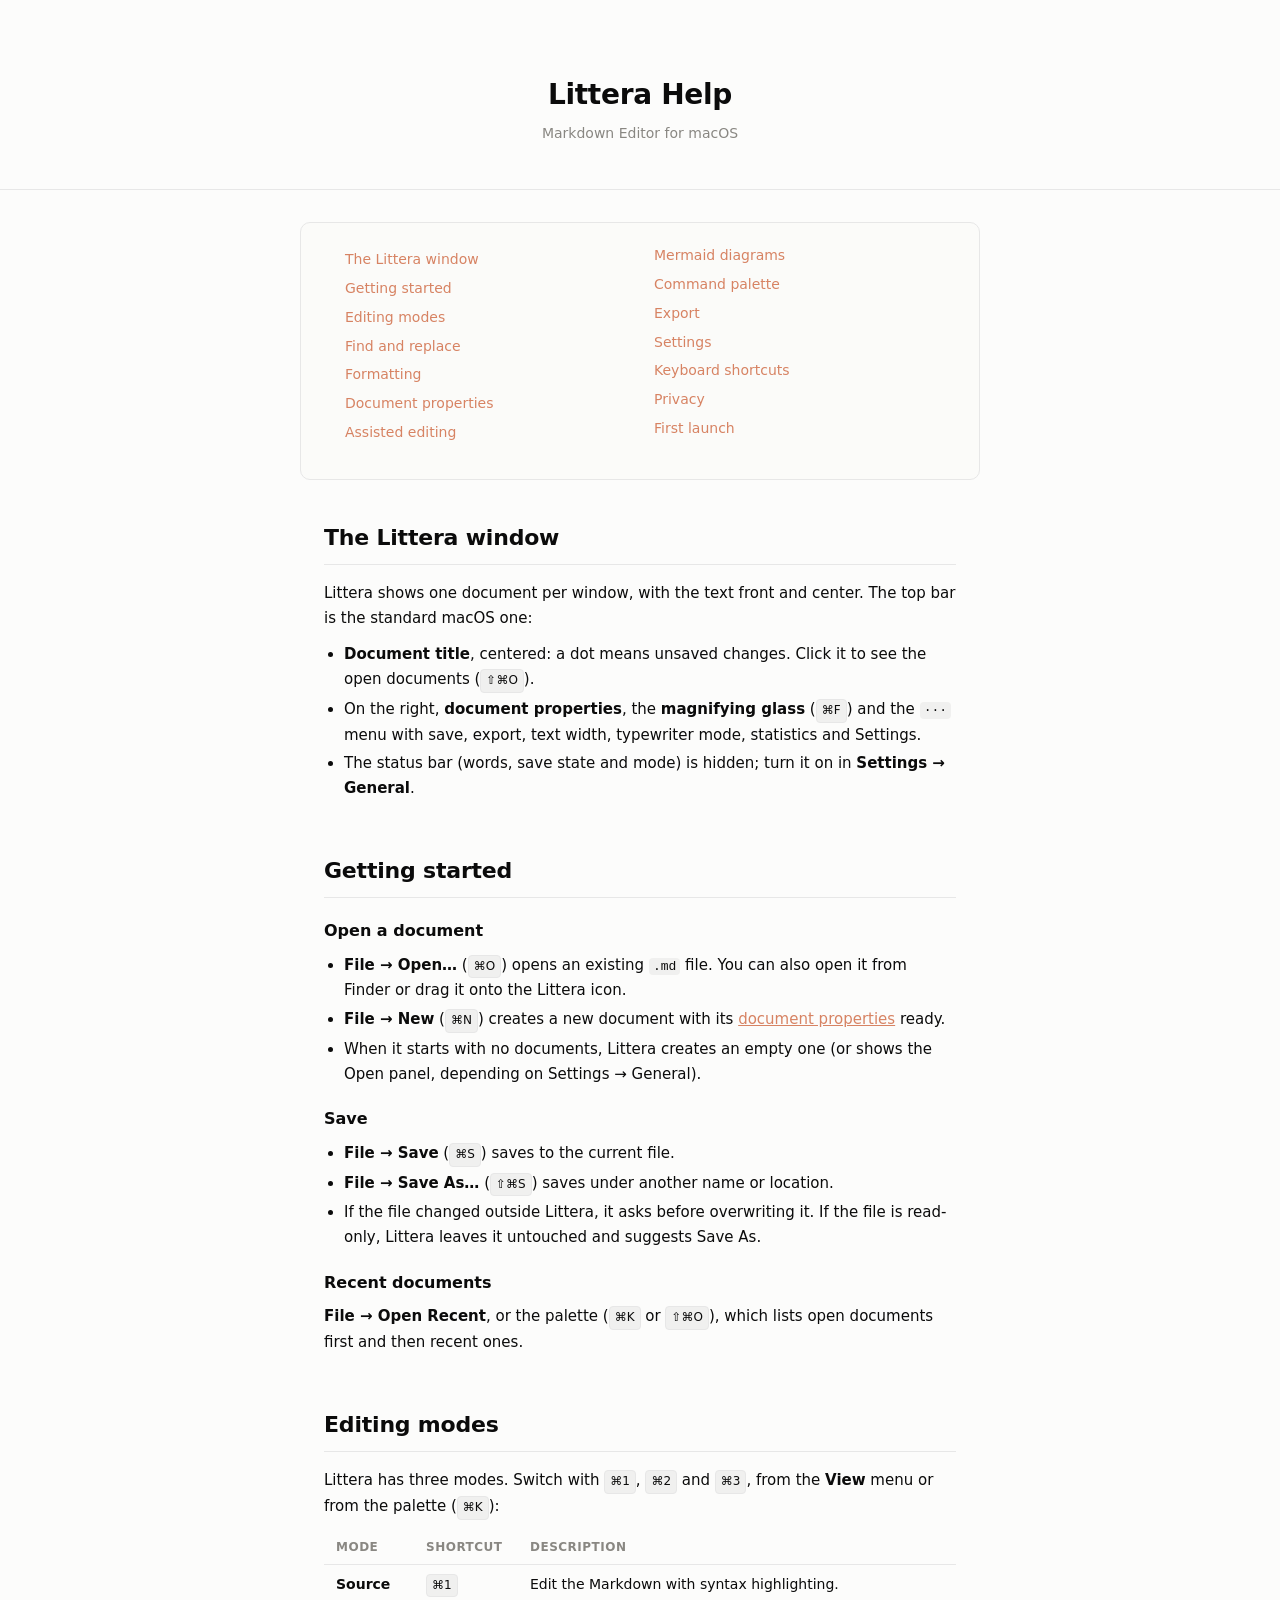
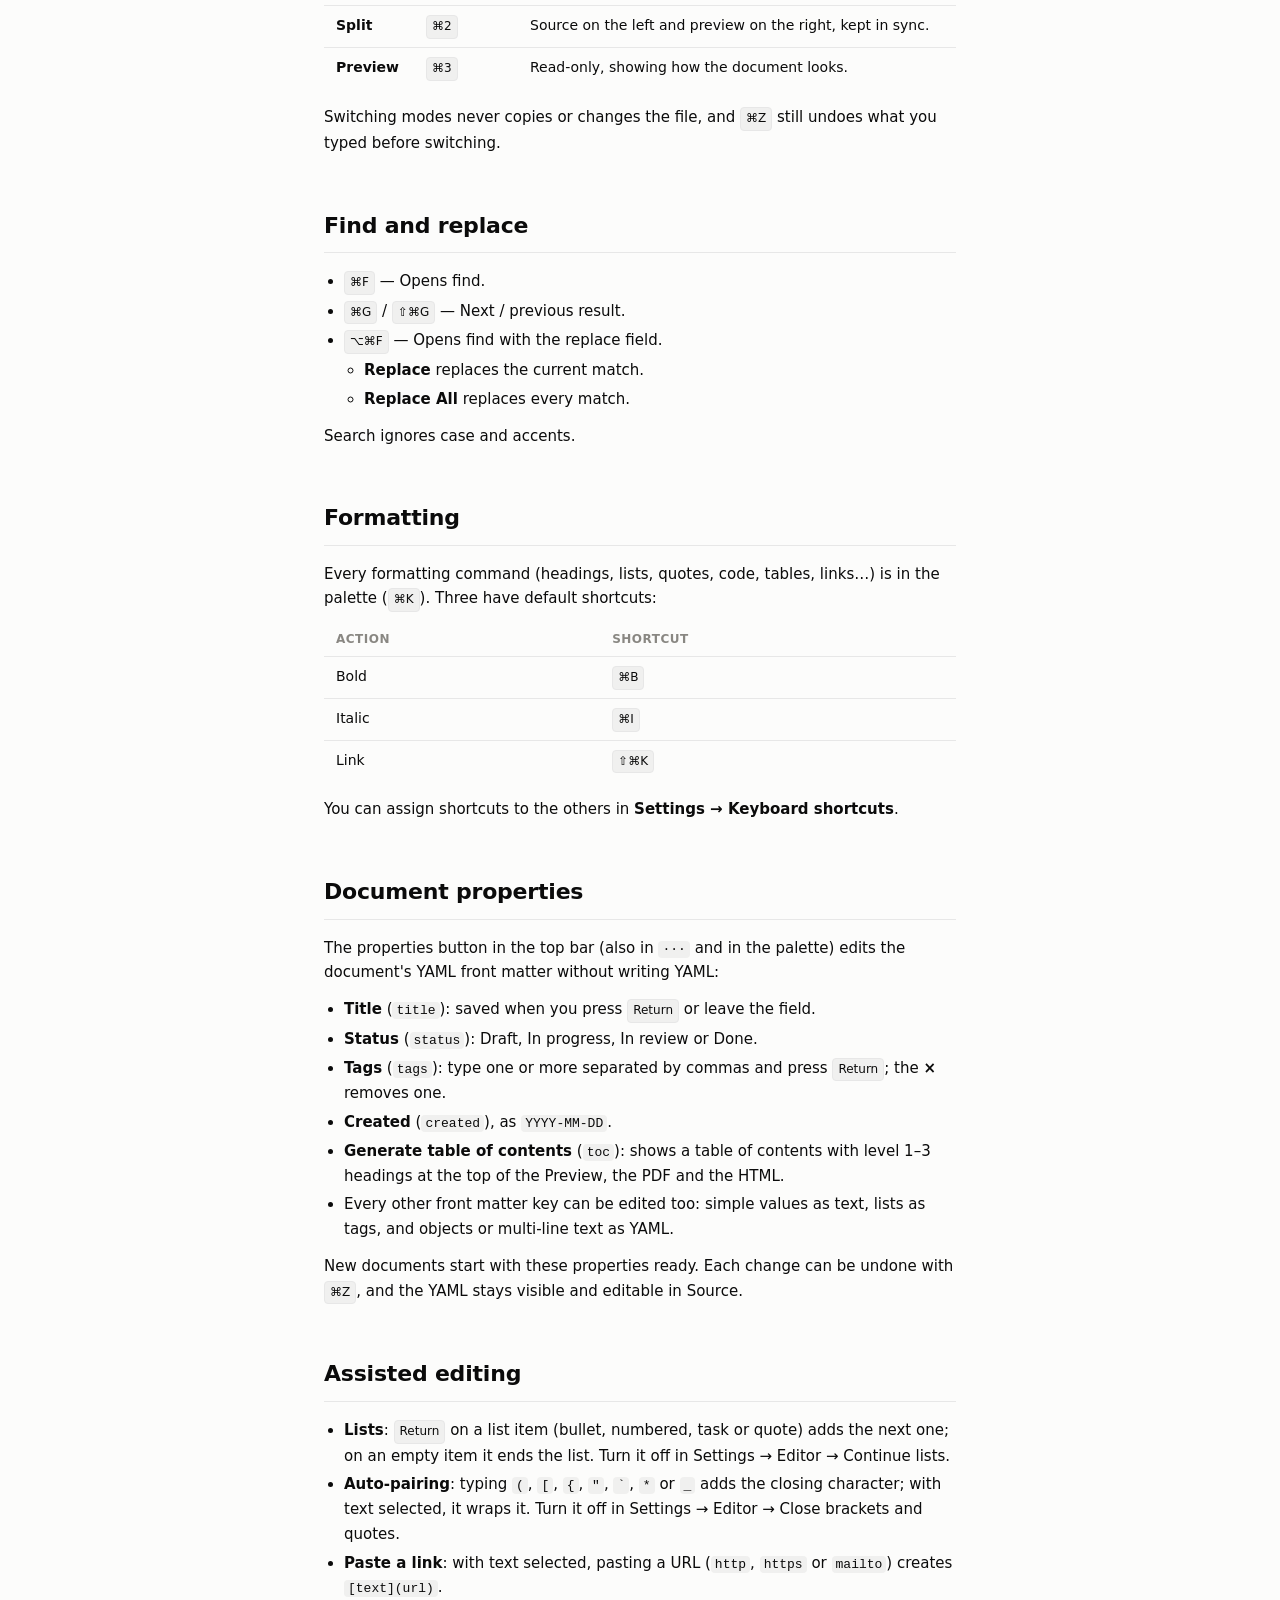
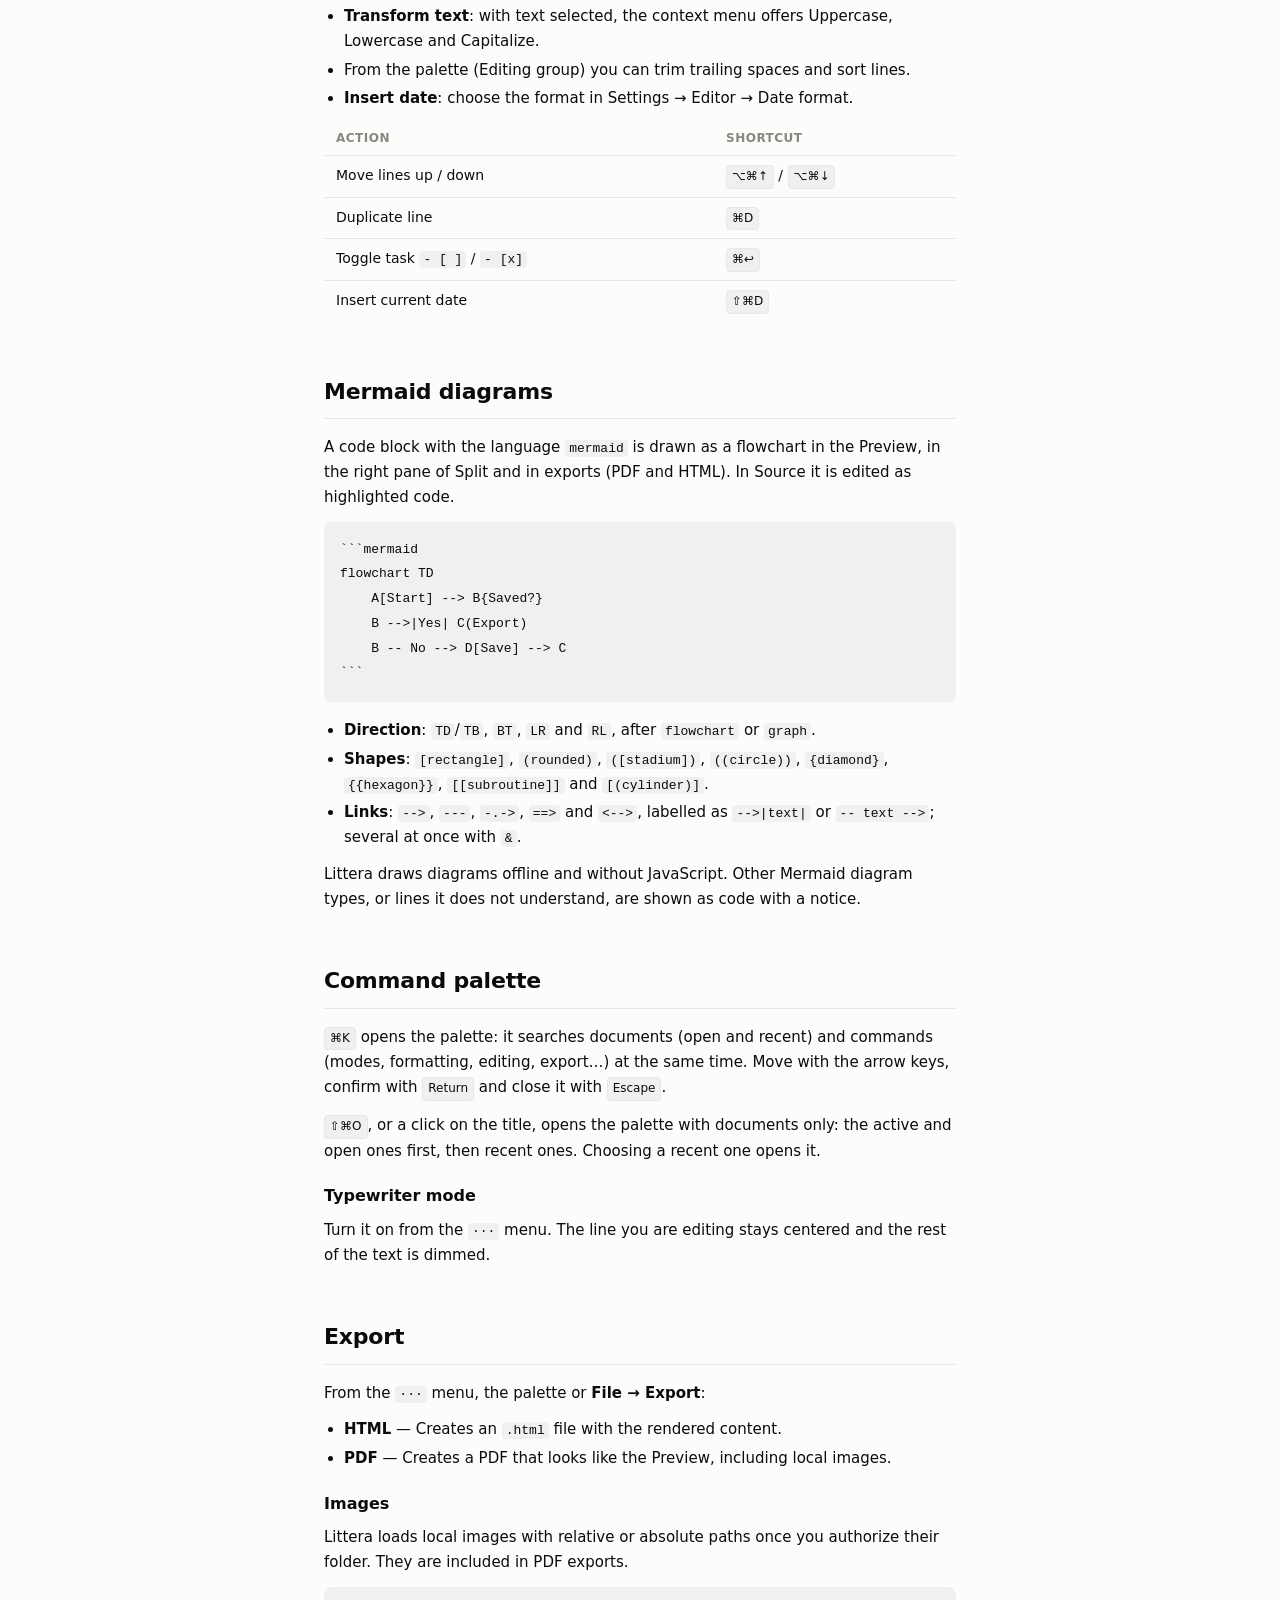
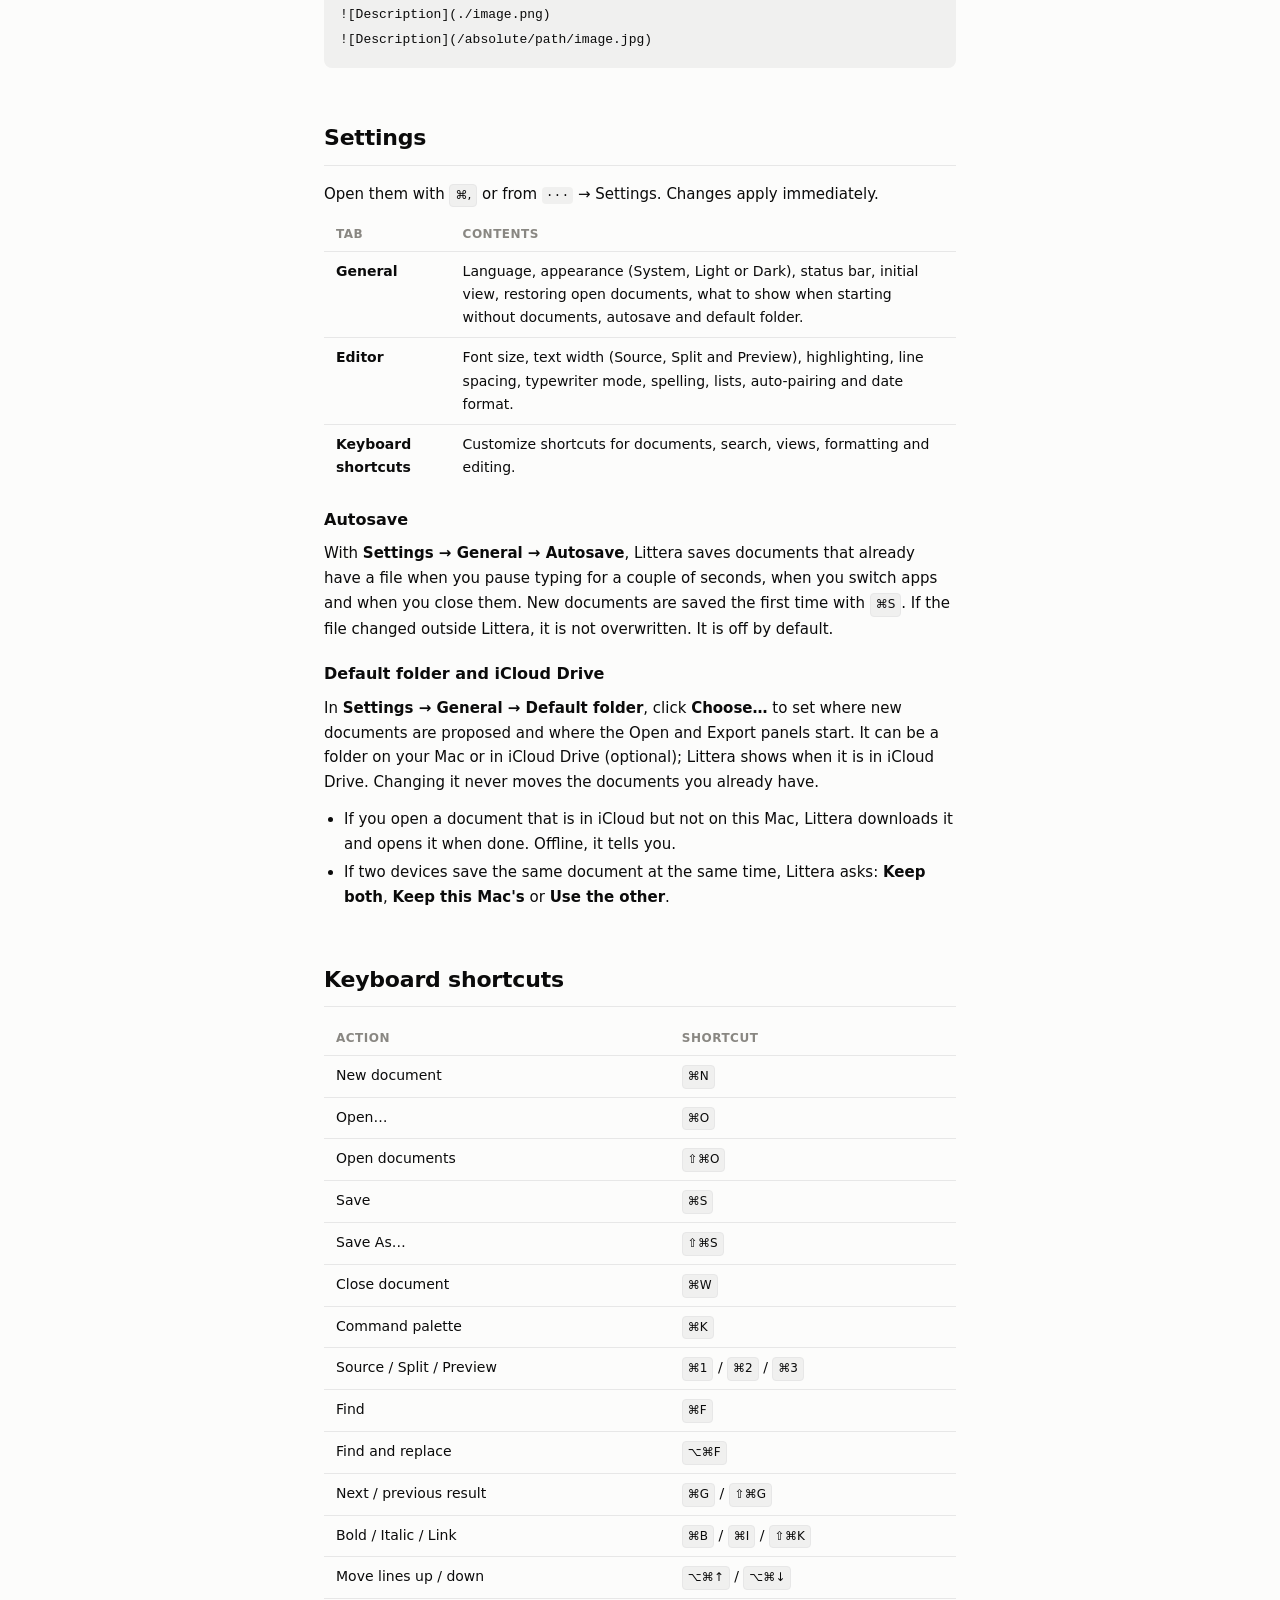
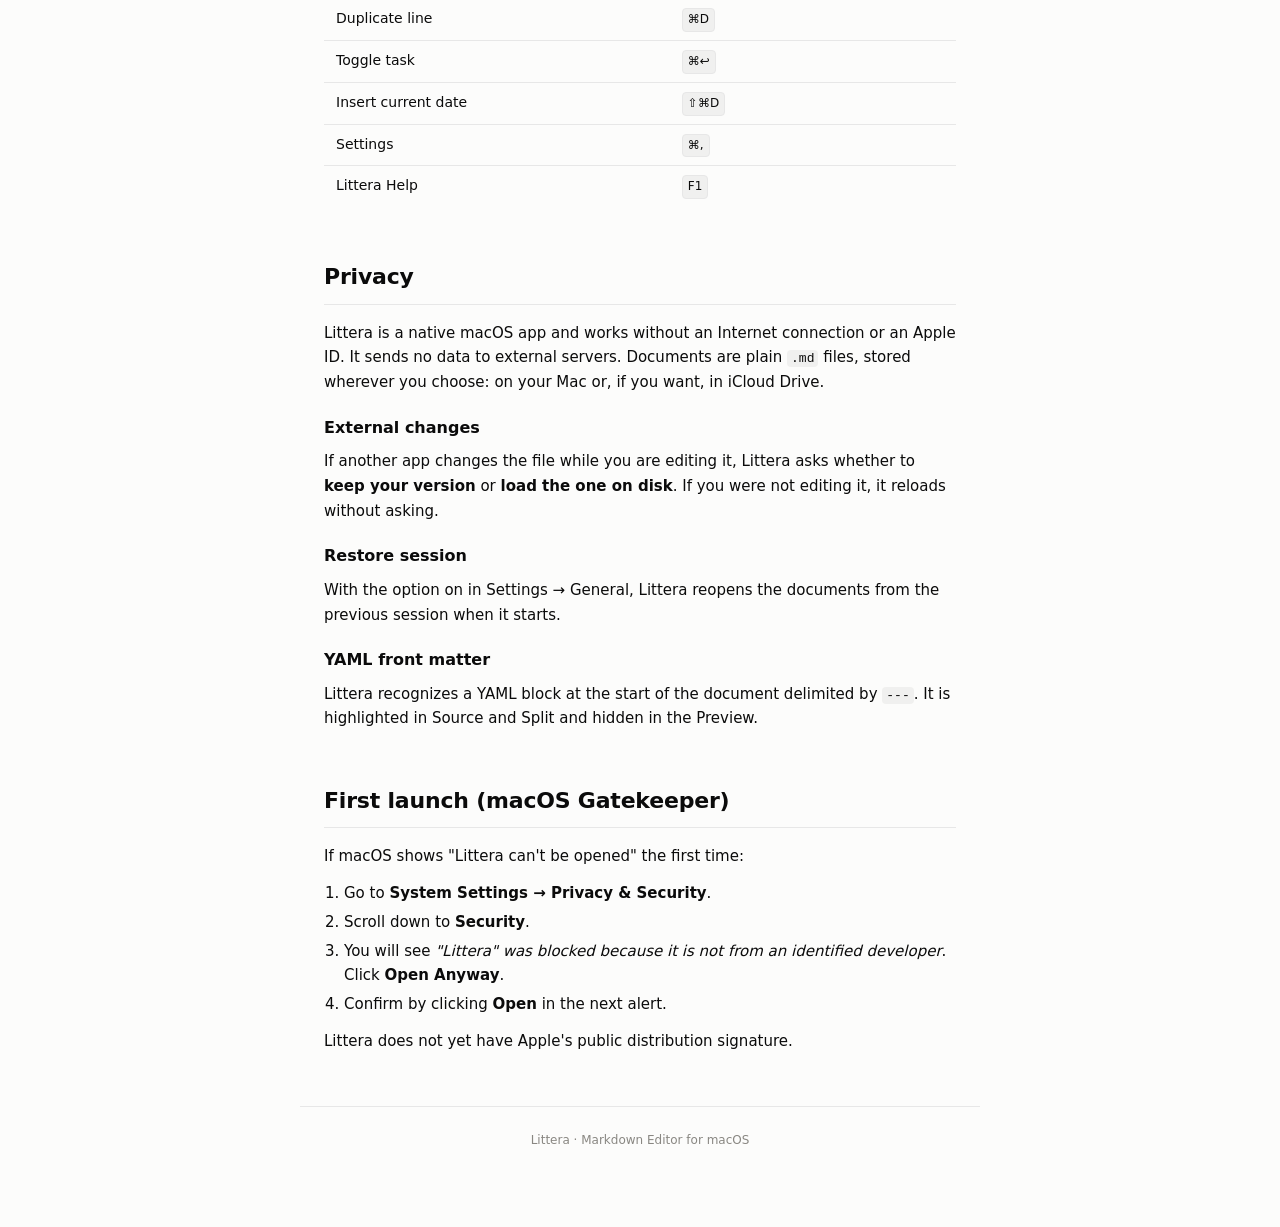
<file: Littera/Littera.help/Contents/Resources/en.lproj/index.html>
<!DOCTYPE html>
<html lang="en">
<head>
<meta charset="UTF-8">
<meta name="AppleTitle" content="Ayuda de Littera">
<meta name="AppleIcon" content="LitteraHelpIcon.png">
<title>Littera Help</title>
<link rel="stylesheet" href="../shared/help.css">
</head>
<body>
<a name="littera-help-index"></a>
<header>
  <h1>Littera Help</h1>
  <p class="subtitle">Markdown Editor for macOS</p>
</header>

<nav class="toc">
  <ul>
    <li><a href="#window">The Littera window</a></li>
    <li><a href="#getting-started">Getting started</a></li>
    <li><a href="#modes">Editing modes</a></li>
    <li><a href="#search">Find and replace</a></li>
    <li><a href="#format">Formatting</a></li>
    <li><a href="#properties">Document properties</a></li>
    <li><a href="#editing">Assisted editing</a></li>
    <li><a href="#mermaid">Mermaid diagrams</a></li>
    <li><a href="#palette">Command palette</a></li>
    <li><a href="#export">Export</a></li>
    <li><a href="#settings">Settings</a></li>
    <li><a href="#shortcuts">Keyboard shortcuts</a></li>
    <li><a href="#privacy">Privacy</a></li>
    <li><a href="#gatekeeper">First launch</a></li>
  </ul>
</nav>

<main>

<section id="window">
<h2>The Littera window</h2>
<p>Littera shows one document per window, with the text front and center. The top bar is the standard macOS one:</p>
<ul>
  <li><strong>Document title</strong>, centered: a dot means unsaved changes. Click it to see the open documents (<kbd>⇧⌘O</kbd>).</li>
  <li>On the right, <strong>document properties</strong>, the <strong>magnifying glass</strong> (<kbd>⌘F</kbd>) and the <code>···</code> menu with save, export, text width, typewriter mode, statistics and Settings.</li>
  <li>The status bar (words, save state and mode) is hidden; turn it on in <strong>Settings → General</strong>.</li>
</ul>
</section>

<section id="getting-started">
<h2>Getting started</h2>
<h3>Open a document</h3>
<ul>
  <li><strong>File → Open…</strong> (<kbd>⌘O</kbd>) opens an existing <code>.md</code> file. You can also open it from Finder or drag it onto the Littera icon.</li>
  <li><strong>File → New</strong> (<kbd>⌘N</kbd>) creates a new document with its <a href="#properties">document properties</a> ready.</li>
  <li>When it starts with no documents, Littera creates an empty one (or shows the Open panel, depending on Settings → General).</li>
</ul>
<h3>Save</h3>
<ul>
  <li><strong>File → Save</strong> (<kbd>⌘S</kbd>) saves to the current file.</li>
  <li><strong>File → Save As…</strong> (<kbd>⇧⌘S</kbd>) saves under another name or location.</li>
  <li>If the file changed outside Littera, it asks before overwriting it. If the file is read-only, Littera leaves it untouched and suggests Save As.</li>
</ul>
<h3>Recent documents</h3>
<p><strong>File → Open Recent</strong>, or the palette (<kbd>⌘K</kbd> or <kbd>⇧⌘O</kbd>), which lists open documents first and then recent ones.</p>
</section>

<section id="modes">
<h2>Editing modes</h2>
<p>Littera has three modes. Switch with <kbd>⌘1</kbd>, <kbd>⌘2</kbd> and <kbd>⌘3</kbd>, from the <strong>View</strong> menu or from the palette (<kbd>⌘K</kbd>):</p>
<table>
  <thead><tr><th>Mode</th><th>Shortcut</th><th>Description</th></tr></thead>
  <tbody>
    <tr><td><strong>Source</strong></td><td><kbd>⌘1</kbd></td><td>Edit the Markdown with syntax highlighting.</td></tr>
    <tr><td><strong>Split</strong></td><td><kbd>⌘2</kbd></td><td>Source on the left and preview on the right, kept in sync.</td></tr>
    <tr><td><strong>Preview</strong></td><td><kbd>⌘3</kbd></td><td>Read-only, showing how the document looks.</td></tr>
  </tbody>
</table>
<p>Switching modes never copies or changes the file, and <kbd>⌘Z</kbd> still undoes what you typed before switching.</p>
</section>

<section id="search">
<h2>Find and replace</h2>
<ul>
  <li><kbd>⌘F</kbd> — Opens find.</li>
  <li><kbd>⌘G</kbd> / <kbd>⇧⌘G</kbd> — Next / previous result.</li>
  <li><kbd>⌥⌘F</kbd> — Opens find with the replace field.
    <ul>
      <li><strong>Replace</strong> replaces the current match.</li>
      <li><strong>Replace All</strong> replaces every match.</li>
    </ul>
  </li>
</ul>
<p>Search ignores case and accents.</p>
</section>

<section id="format">
<h2>Formatting</h2>
<p>Every formatting command (headings, lists, quotes, code, tables, links…) is in the palette (<kbd>⌘K</kbd>). Three have default shortcuts:</p>
<table>
  <thead><tr><th>Action</th><th>Shortcut</th></tr></thead>
  <tbody>
    <tr><td>Bold</td><td><kbd>⌘B</kbd></td></tr>
    <tr><td>Italic</td><td><kbd>⌘I</kbd></td></tr>
    <tr><td>Link</td><td><kbd>⇧⌘K</kbd></td></tr>
  </tbody>
</table>
<p>You can assign shortcuts to the others in <strong>Settings → Keyboard shortcuts</strong>.</p>
</section>

<section id="properties">
<h2>Document properties</h2>
<p>The properties button in the top bar (also in <code>···</code> and in the palette) edits the document's YAML front matter without writing YAML:</p>
<ul>
  <li><strong>Title</strong> (<code>title</code>): saved when you press <kbd>Return</kbd> or leave the field.</li>
  <li><strong>Status</strong> (<code>status</code>): Draft, In progress, In review or Done.</li>
  <li><strong>Tags</strong> (<code>tags</code>): type one or more separated by commas and press <kbd>Return</kbd>; the <strong>×</strong> removes one.</li>
  <li><strong>Created</strong> (<code>created</code>), as <code>YYYY-MM-DD</code>.</li>
  <li><strong>Generate table of contents</strong> (<code>toc</code>): shows a table of contents with level 1–3 headings at the top of the Preview, the PDF and the HTML.</li>
  <li>Every other front matter key can be edited too: simple values as text, lists as tags, and objects or multi-line text as YAML.</li>
</ul>
<p>New documents start with these properties ready. Each change can be undone with <kbd>⌘Z</kbd>, and the YAML stays visible and editable in Source.</p>
</section>

<section id="editing">
<h2>Assisted editing</h2>
<ul>
  <li><strong>Lists</strong>: <kbd>Return</kbd> on a list item (bullet, numbered, task or quote) adds the next one; on an empty item it ends the list. Turn it off in Settings → Editor → Continue lists.</li>
  <li><strong>Auto-pairing</strong>: typing <code>(</code>, <code>[</code>, <code>{</code>, <code>"</code>, <code>`</code>, <code>*</code> or <code>_</code> adds the closing character; with text selected, it wraps it. Turn it off in Settings → Editor → Close brackets and quotes.</li>
  <li><strong>Paste a link</strong>: with text selected, pasting a URL (<code>http</code>, <code>https</code> or <code>mailto</code>) creates <code>[text](url)</code>.</li>
  <li><strong>Transform text</strong>: with text selected, the context menu offers Uppercase, Lowercase and Capitalize.</li>
  <li>From the palette (Editing group) you can trim trailing spaces and sort lines.</li>
  <li><strong>Insert date</strong>: choose the format in Settings → Editor → Date format.</li>
</ul>
<table>
  <thead><tr><th>Action</th><th>Shortcut</th></tr></thead>
  <tbody>
    <tr><td>Move lines up / down</td><td><kbd>⌥⌘↑</kbd> / <kbd>⌥⌘↓</kbd></td></tr>
    <tr><td>Duplicate line</td><td><kbd>⌘D</kbd></td></tr>
    <tr><td>Toggle task <code>- [ ]</code> / <code>- [x]</code></td><td><kbd>⌘↩</kbd></td></tr>
    <tr><td>Insert current date</td><td><kbd>⇧⌘D</kbd></td></tr>
  </tbody>
</table>
</section>

<section id="mermaid">
<h2>Mermaid diagrams</h2>
<p>A code block with the language <code>mermaid</code> is drawn as a flowchart in the Preview, in the right pane of Split and in exports (PDF and HTML). In Source it is edited as highlighted code.</p>
<pre><code>```mermaid
flowchart TD
    A[Start] --&gt; B{Saved?}
    B --&gt;|Yes| C(Export)
    B -- No --&gt; D[Save] --&gt; C
```</code></pre>
<ul>
  <li><strong>Direction</strong>: <code>TD</code>/<code>TB</code>, <code>BT</code>, <code>LR</code> and <code>RL</code>, after <code>flowchart</code> or <code>graph</code>.</li>
  <li><strong>Shapes</strong>: <code>[rectangle]</code>, <code>(rounded)</code>, <code>([stadium])</code>, <code>((circle))</code>, <code>{diamond}</code>, <code>{{hexagon}}</code>, <code>[[subroutine]]</code> and <code>[(cylinder)]</code>.</li>
  <li><strong>Links</strong>: <code>--&gt;</code>, <code>---</code>, <code>-.-&gt;</code>, <code>==&gt;</code> and <code>&lt;--&gt;</code>, labelled as <code>--&gt;|text|</code> or <code>-- text --&gt;</code>; several at once with <code>&amp;</code>.</li>
</ul>
<p>Littera draws diagrams offline and without JavaScript. Other Mermaid diagram types, or lines it does not understand, are shown as code with a notice.</p>
</section>

<section id="palette">
<h2>Command palette</h2>
<p><kbd>⌘K</kbd> opens the palette: it searches documents (open and recent) and commands (modes, formatting, editing, export…) at the same time. Move with the arrow keys, confirm with <kbd>Return</kbd> and close it with <kbd>Escape</kbd>.</p>
<p><kbd>⇧⌘O</kbd>, or a click on the title, opens the palette with documents only: the active and open ones first, then recent ones. Choosing a recent one opens it.</p>
<h3>Typewriter mode</h3>
<p>Turn it on from the <code>···</code> menu. The line you are editing stays centered and the rest of the text is dimmed.</p>
</section>

<section id="export">
<h2>Export</h2>
<p>From the <code>···</code> menu, the palette or <strong>File → Export</strong>:</p>
<ul>
  <li><strong>HTML</strong> — Creates an <code>.html</code> file with the rendered content.</li>
  <li><strong>PDF</strong> — Creates a PDF that looks like the Preview, including local images.</li>
</ul>
<h3>Images</h3>
<p>Littera loads local images with relative or absolute paths once you authorize their folder. They are included in PDF exports.</p>
<pre><code>![Description](./image.png)
![Description](/absolute/path/image.jpg)</code></pre>
</section>

<section id="settings">
<h2>Settings</h2>
<p>Open them with <kbd>⌘,</kbd> or from <code>···</code> → Settings. Changes apply immediately.</p>
<table>
  <thead><tr><th>Tab</th><th>Contents</th></tr></thead>
  <tbody>
    <tr><td><strong>General</strong></td><td>Language, appearance (System, Light or Dark), status bar, initial view, restoring open documents, what to show when starting without documents, autosave and default folder.</td></tr>
    <tr><td><strong>Editor</strong></td><td>Font size, text width (Source, Split and Preview), highlighting, line spacing, typewriter mode, spelling, lists, auto-pairing and date format.</td></tr>
    <tr><td><strong>Keyboard shortcuts</strong></td><td>Customize shortcuts for documents, search, views, formatting and editing.</td></tr>
  </tbody>
</table>
<h3>Autosave</h3>
<p>With <strong>Settings → General → Autosave</strong>, Littera saves documents that already have a file when you pause typing for a couple of seconds, when you switch apps and when you close them. New documents are saved the first time with <kbd>⌘S</kbd>. If the file changed outside Littera, it is not overwritten. It is off by default.</p>
<h3>Default folder and iCloud Drive</h3>
<p>In <strong>Settings → General → Default folder</strong>, click <strong>Choose…</strong> to set where new documents are proposed and where the Open and Export panels start. It can be a folder on your Mac or in iCloud Drive (optional); Littera shows when it is in iCloud Drive. Changing it never moves the documents you already have.</p>
<ul>
  <li>If you open a document that is in iCloud but not on this Mac, Littera downloads it and opens it when done. Offline, it tells you.</li>
  <li>If two devices save the same document at the same time, Littera asks: <strong>Keep both</strong>, <strong>Keep this Mac's</strong> or <strong>Use the other</strong>.</li>
</ul>
</section>

<section id="shortcuts">
<h2>Keyboard shortcuts</h2>
<table>
  <thead><tr><th>Action</th><th>Shortcut</th></tr></thead>
  <tbody>
    <tr><td>New document</td><td><kbd>⌘N</kbd></td></tr>
    <tr><td>Open…</td><td><kbd>⌘O</kbd></td></tr>
    <tr><td>Open documents</td><td><kbd>⇧⌘O</kbd></td></tr>
    <tr><td>Save</td><td><kbd>⌘S</kbd></td></tr>
    <tr><td>Save As…</td><td><kbd>⇧⌘S</kbd></td></tr>
    <tr><td>Close document</td><td><kbd>⌘W</kbd></td></tr>
    <tr><td>Command palette</td><td><kbd>⌘K</kbd></td></tr>
    <tr><td>Source / Split / Preview</td><td><kbd>⌘1</kbd> / <kbd>⌘2</kbd> / <kbd>⌘3</kbd></td></tr>
    <tr><td>Find</td><td><kbd>⌘F</kbd></td></tr>
    <tr><td>Find and replace</td><td><kbd>⌥⌘F</kbd></td></tr>
    <tr><td>Next / previous result</td><td><kbd>⌘G</kbd> / <kbd>⇧⌘G</kbd></td></tr>
    <tr><td>Bold / Italic / Link</td><td><kbd>⌘B</kbd> / <kbd>⌘I</kbd> / <kbd>⇧⌘K</kbd></td></tr>
    <tr><td>Move lines up / down</td><td><kbd>⌥⌘↑</kbd> / <kbd>⌥⌘↓</kbd></td></tr>
    <tr><td>Duplicate line</td><td><kbd>⌘D</kbd></td></tr>
    <tr><td>Toggle task</td><td><kbd>⌘↩</kbd></td></tr>
    <tr><td>Insert current date</td><td><kbd>⇧⌘D</kbd></td></tr>
    <tr><td>Settings</td><td><kbd>⌘,</kbd></td></tr>
    <tr><td>Littera Help</td><td><kbd>F1</kbd></td></tr>
  </tbody>
</table>
</section>

<section id="privacy">
<h2>Privacy</h2>
<p>Littera is a native macOS app and works without an Internet connection or an Apple ID. It sends no data to external servers. Documents are plain <code>.md</code> files, stored wherever you choose: on your Mac or, if you want, in iCloud Drive.</p>
<h3>External changes</h3>
<p>If another app changes the file while you are editing it, Littera asks whether to <strong>keep your version</strong> or <strong>load the one on disk</strong>. If you were not editing it, it reloads without asking.</p>
<h3>Restore session</h3>
<p>With the option on in Settings → General, Littera reopens the documents from the previous session when it starts.</p>
<h3>YAML front matter</h3>
<p>Littera recognizes a YAML block at the start of the document delimited by <code>---</code>. It is highlighted in Source and Split and hidden in the Preview.</p>
</section>

<section id="gatekeeper">
<h2>First launch (macOS Gatekeeper)</h2>
<p>If macOS shows "Littera can't be opened" the first time:</p>
<ol>
  <li>Go to <strong>System Settings → Privacy &amp; Security</strong>.</li>
  <li>Scroll down to <strong>Security</strong>.</li>
  <li>You will see <em>"Littera" was blocked because it is not from an identified developer</em>. Click <strong>Open Anyway</strong>.</li>
  <li>Confirm by clicking <strong>Open</strong> in the next alert.</li>
</ol>
<p>Littera does not yet have Apple's public distribution signature.</p>
</section>

</main>

<footer>
  <p>Littera · Markdown Editor for macOS</p>
</footer>
</body>
</html>
</file>
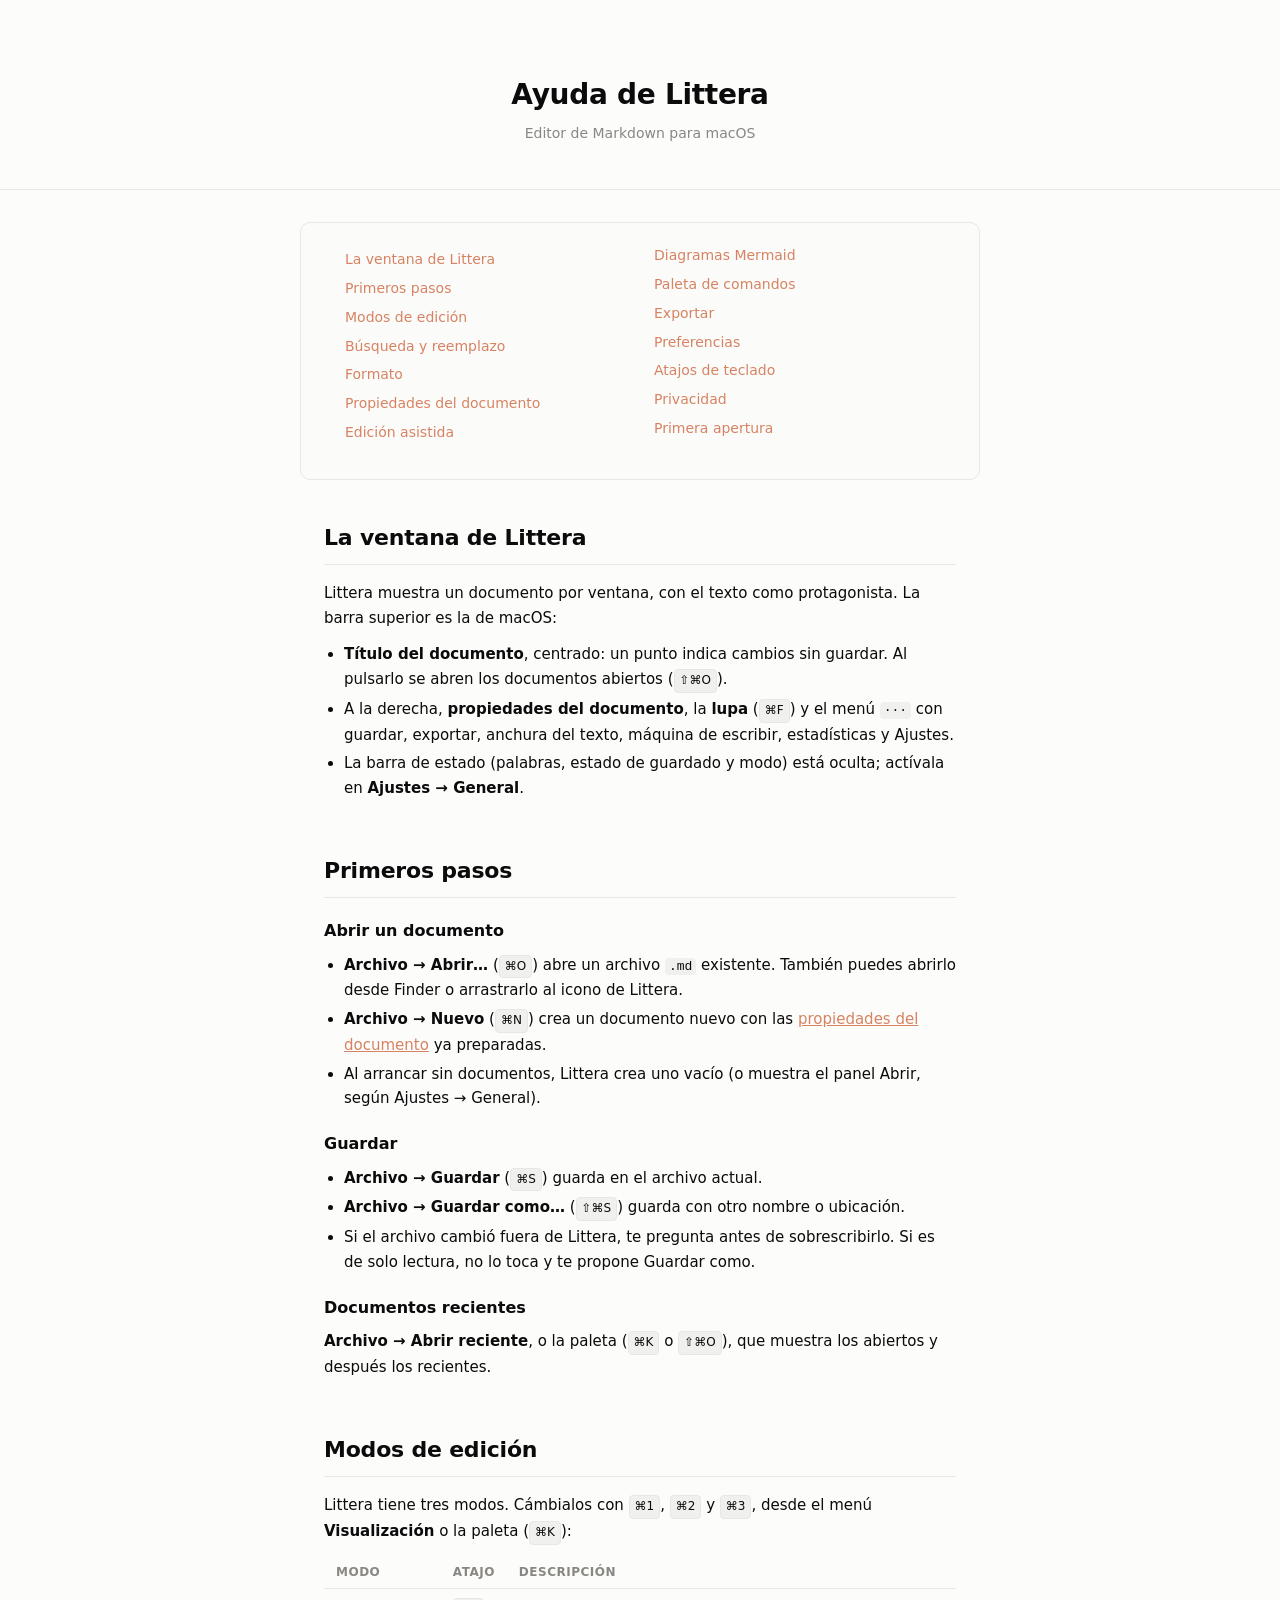
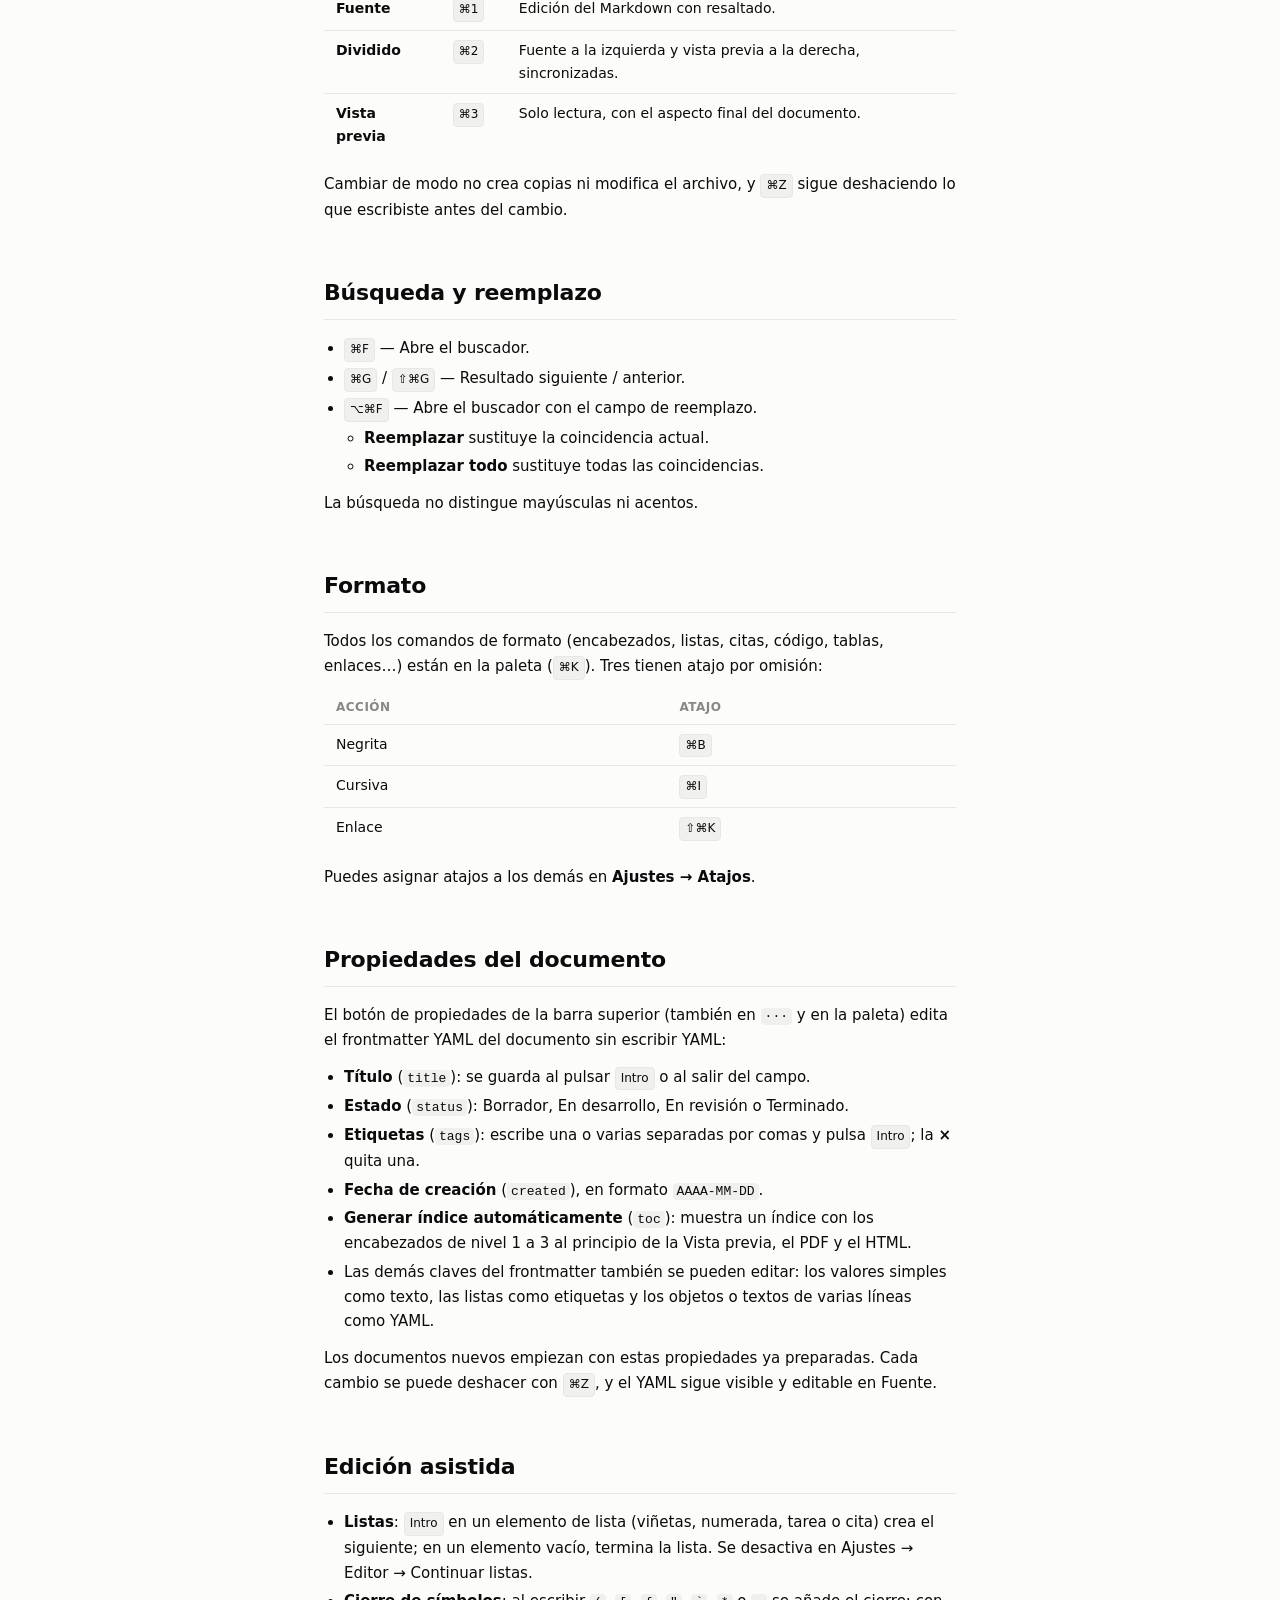
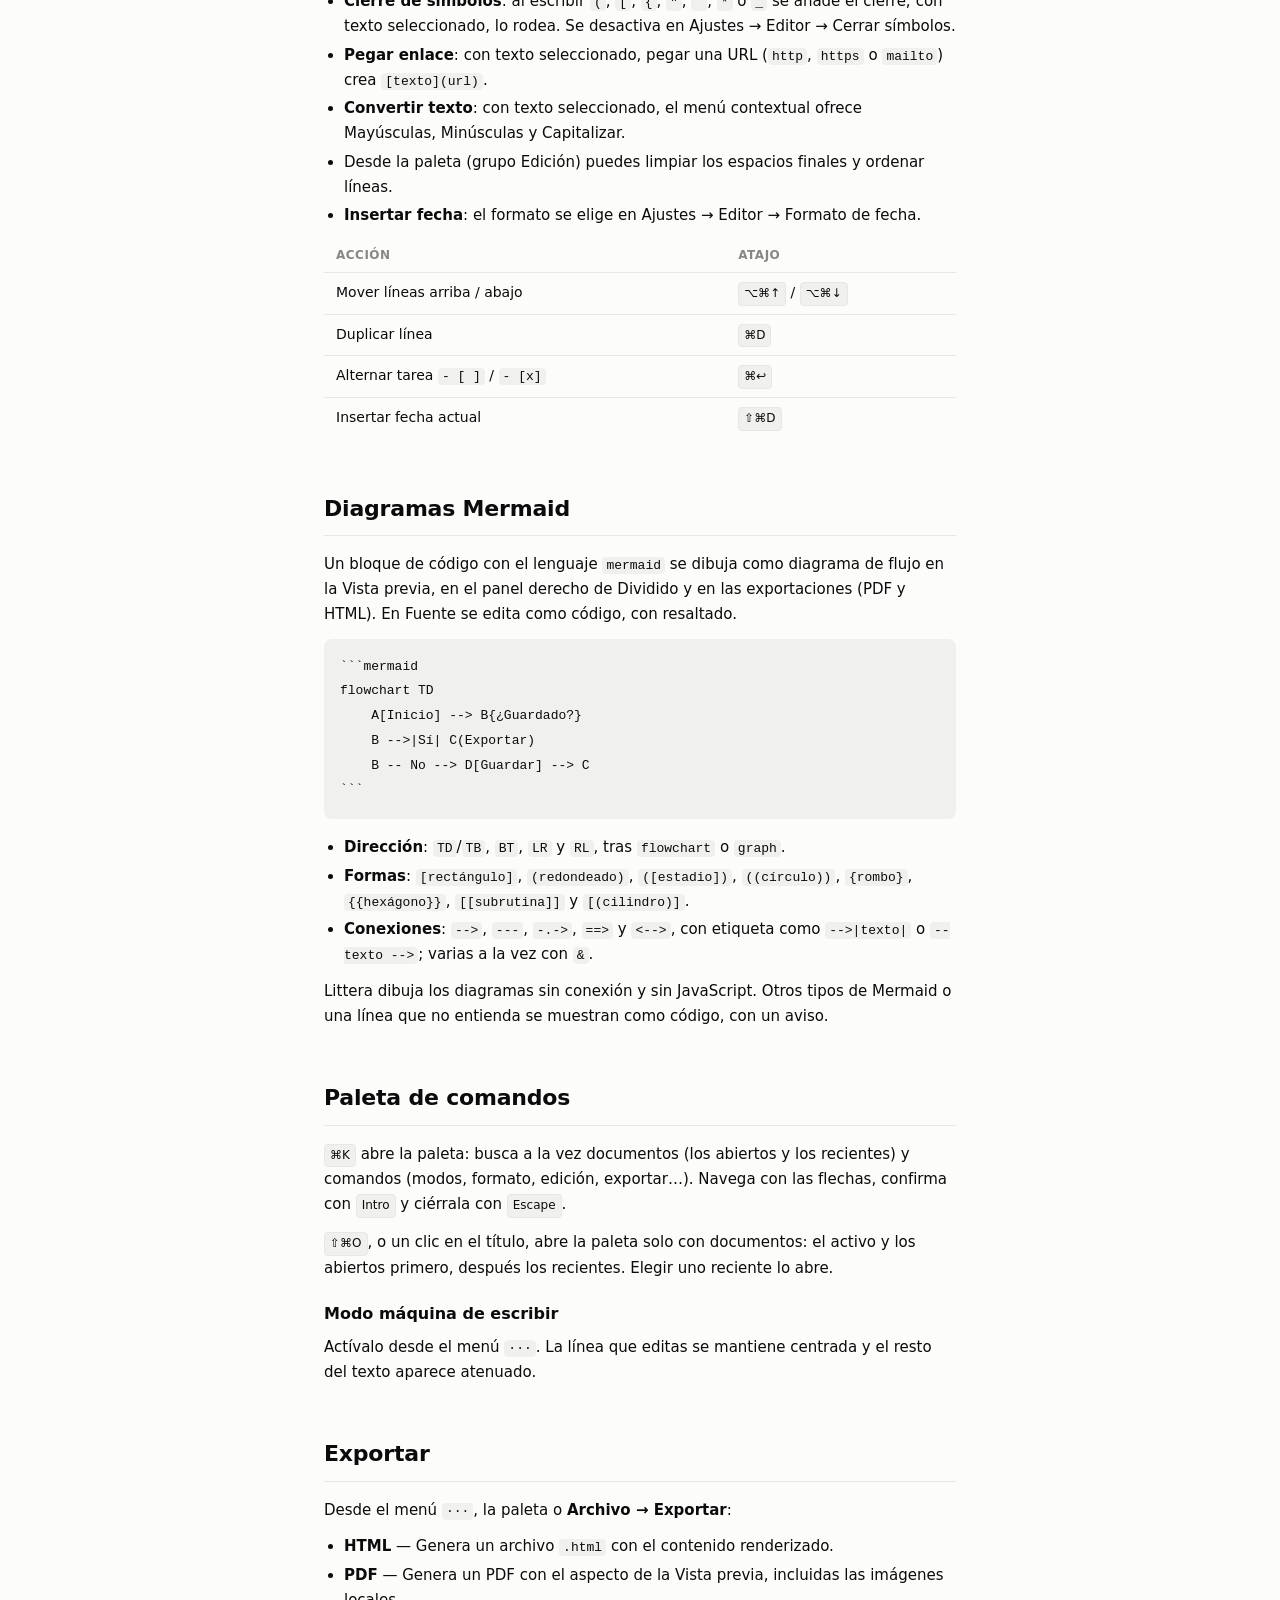
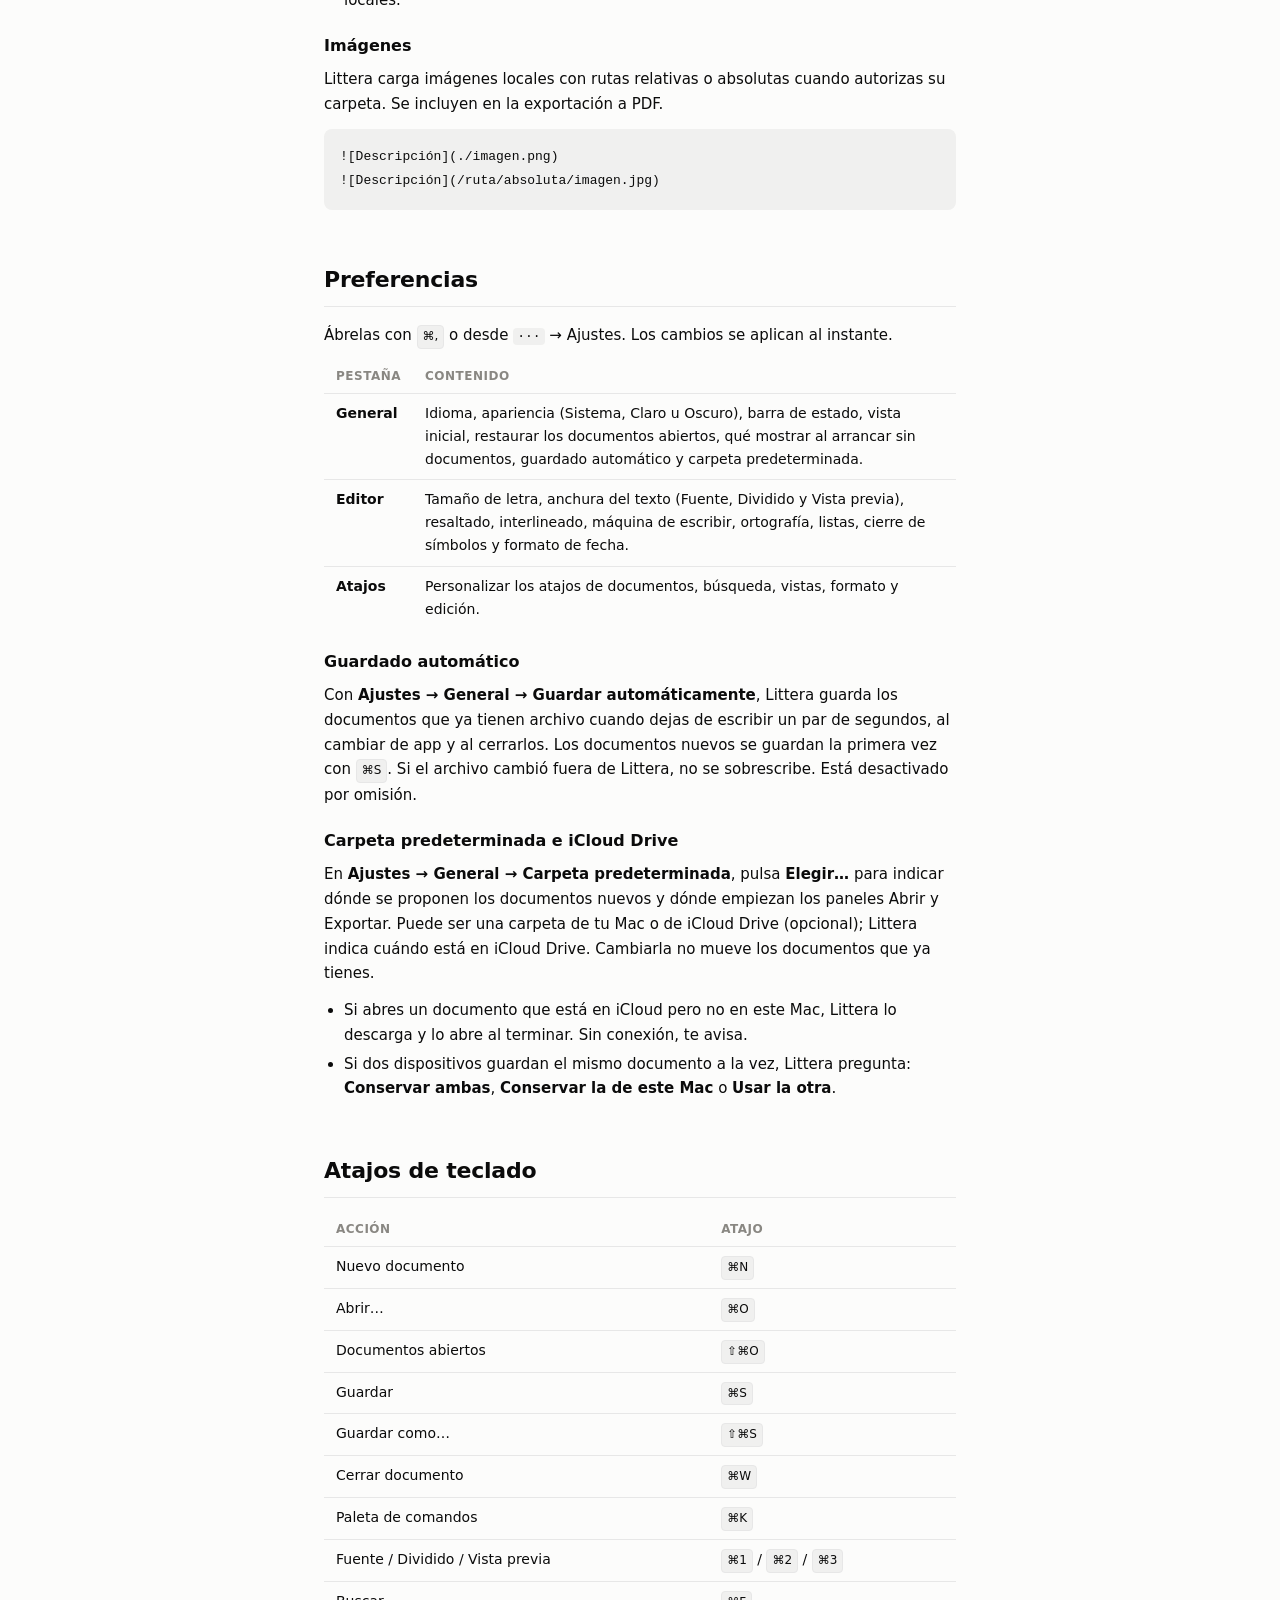
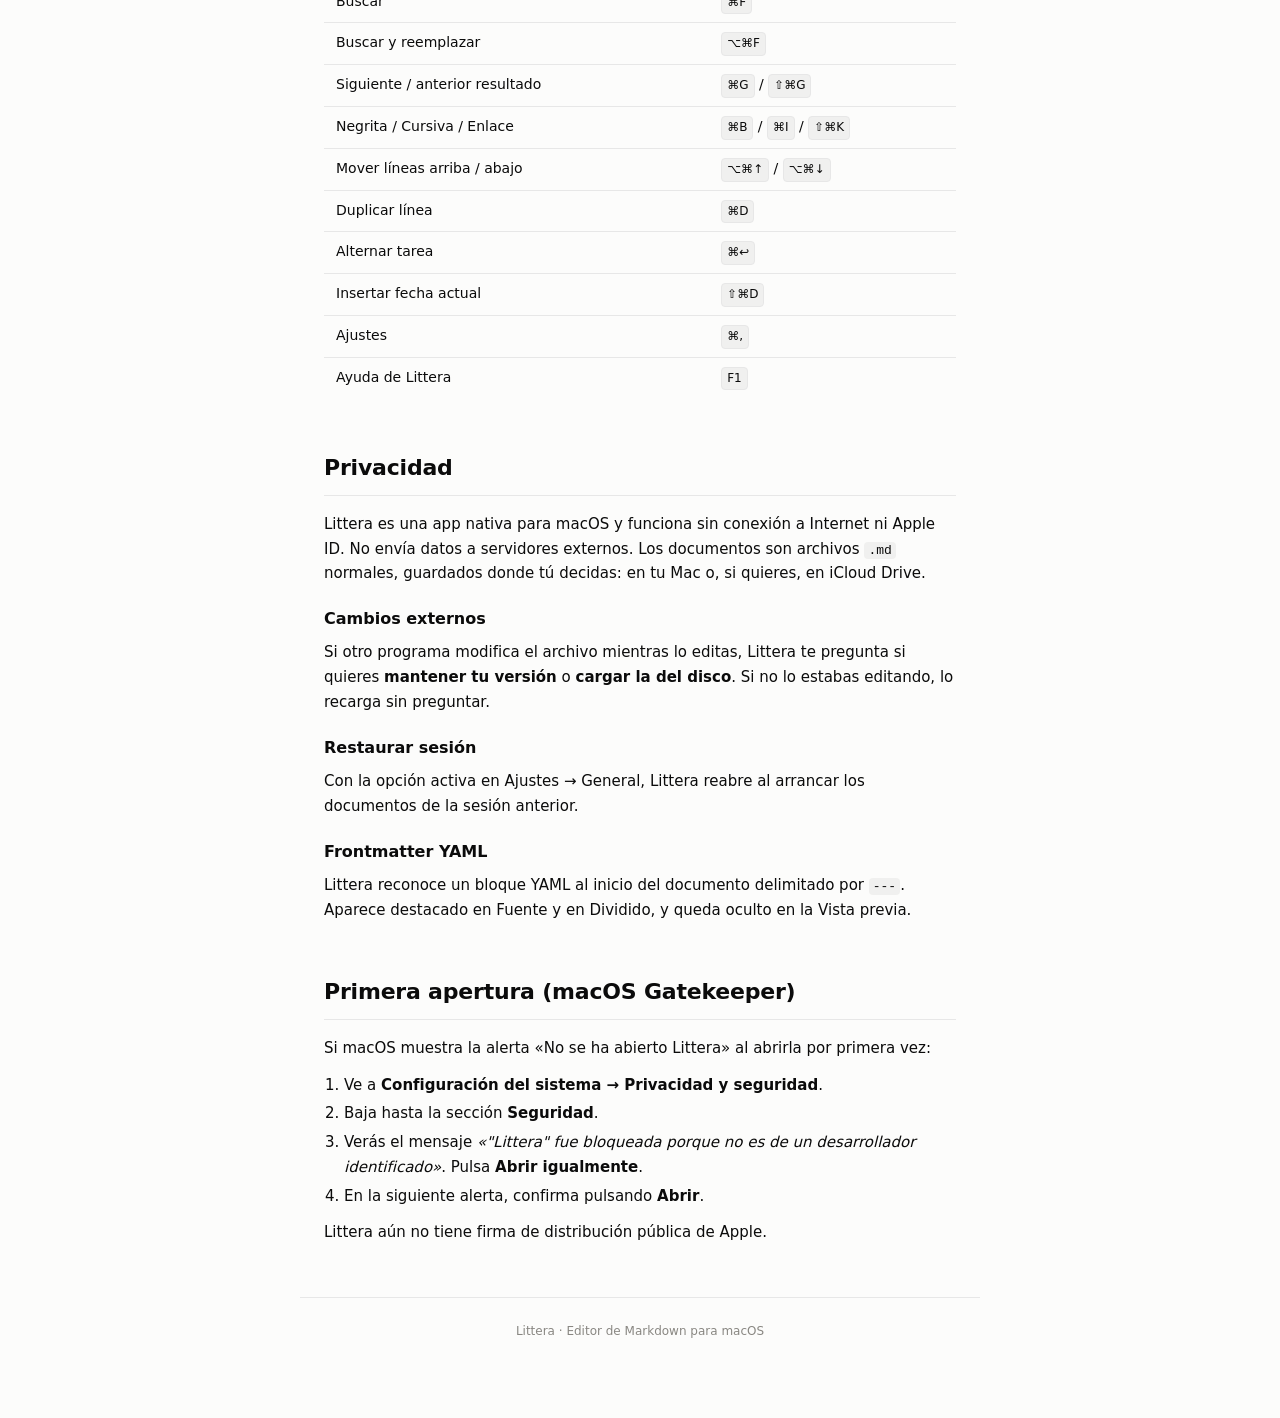
<file: Littera/Littera.help/Contents/Resources/es.lproj/index.html>
<!DOCTYPE html>
<html lang="es">
<head>
<meta charset="UTF-8">
<meta name="AppleTitle" content="Ayuda de Littera">
<meta name="AppleIcon" content="LitteraHelpIcon.png">
<title>Ayuda de Littera</title>
<link rel="stylesheet" href="../shared/help.css">
</head>
<body>
<a name="littera-help-index"></a>
<header>
  <h1>Ayuda de Littera</h1>
  <p class="subtitle">Editor de Markdown para macOS</p>
</header>

<nav class="toc">
  <ul>
    <li><a href="#ventana">La ventana de Littera</a></li>
    <li><a href="#primeros-pasos">Primeros pasos</a></li>
    <li><a href="#modos">Modos de edición</a></li>
    <li><a href="#busqueda">Búsqueda y reemplazo</a></li>
    <li><a href="#formato">Formato</a></li>
    <li><a href="#propiedades">Propiedades del documento</a></li>
    <li><a href="#edicion">Edición asistida</a></li>
    <li><a href="#mermaid">Diagramas Mermaid</a></li>
    <li><a href="#paleta">Paleta de comandos</a></li>
    <li><a href="#exportar">Exportar</a></li>
    <li><a href="#ajustes">Preferencias</a></li>
    <li><a href="#atajos">Atajos de teclado</a></li>
    <li><a href="#privacidad">Privacidad</a></li>
    <li><a href="#gatekeeper">Primera apertura</a></li>
  </ul>
</nav>

<main>

<section id="ventana">
<h2>La ventana de Littera</h2>
<p>Littera muestra un documento por ventana, con el texto como protagonista. La barra superior es la de macOS:</p>
<ul>
  <li><strong>Título del documento</strong>, centrado: un punto indica cambios sin guardar. Al pulsarlo se abren los documentos abiertos (<kbd>⇧⌘O</kbd>).</li>
  <li>A la derecha, <strong>propiedades del documento</strong>, la <strong>lupa</strong> (<kbd>⌘F</kbd>) y el menú <code>···</code> con guardar, exportar, anchura del texto, máquina de escribir, estadísticas y Ajustes.</li>
  <li>La barra de estado (palabras, estado de guardado y modo) está oculta; actívala en <strong>Ajustes → General</strong>.</li>
</ul>
</section>

<section id="primeros-pasos">
<h2>Primeros pasos</h2>
<h3>Abrir un documento</h3>
<ul>
  <li><strong>Archivo → Abrir…</strong> (<kbd>⌘O</kbd>) abre un archivo <code>.md</code> existente. También puedes abrirlo desde Finder o arrastrarlo al icono de Littera.</li>
  <li><strong>Archivo → Nuevo</strong> (<kbd>⌘N</kbd>) crea un documento nuevo con las <a href="#propiedades">propiedades del documento</a> ya preparadas.</li>
  <li>Al arrancar sin documentos, Littera crea uno vacío (o muestra el panel Abrir, según Ajustes → General).</li>
</ul>
<h3>Guardar</h3>
<ul>
  <li><strong>Archivo → Guardar</strong> (<kbd>⌘S</kbd>) guarda en el archivo actual.</li>
  <li><strong>Archivo → Guardar como…</strong> (<kbd>⇧⌘S</kbd>) guarda con otro nombre o ubicación.</li>
  <li>Si el archivo cambió fuera de Littera, te pregunta antes de sobrescribirlo. Si es de solo lectura, no lo toca y te propone Guardar como.</li>
</ul>
<h3>Documentos recientes</h3>
<p><strong>Archivo → Abrir reciente</strong>, o la paleta (<kbd>⌘K</kbd> o <kbd>⇧⌘O</kbd>), que muestra los abiertos y después los recientes.</p>
</section>

<section id="modos">
<h2>Modos de edición</h2>
<p>Littera tiene tres modos. Cámbialos con <kbd>⌘1</kbd>, <kbd>⌘2</kbd> y <kbd>⌘3</kbd>, desde el menú <strong>Visualización</strong> o la paleta (<kbd>⌘K</kbd>):</p>
<table>
  <thead><tr><th>Modo</th><th>Atajo</th><th>Descripción</th></tr></thead>
  <tbody>
    <tr><td><strong>Fuente</strong></td><td><kbd>⌘1</kbd></td><td>Edición del Markdown con resaltado.</td></tr>
    <tr><td><strong>Dividido</strong></td><td><kbd>⌘2</kbd></td><td>Fuente a la izquierda y vista previa a la derecha, sincronizadas.</td></tr>
    <tr><td><strong>Vista previa</strong></td><td><kbd>⌘3</kbd></td><td>Solo lectura, con el aspecto final del documento.</td></tr>
  </tbody>
</table>
<p>Cambiar de modo no crea copias ni modifica el archivo, y <kbd>⌘Z</kbd> sigue deshaciendo lo que escribiste antes del cambio.</p>
</section>

<section id="busqueda">
<h2>Búsqueda y reemplazo</h2>
<ul>
  <li><kbd>⌘F</kbd> — Abre el buscador.</li>
  <li><kbd>⌘G</kbd> / <kbd>⇧⌘G</kbd> — Resultado siguiente / anterior.</li>
  <li><kbd>⌥⌘F</kbd> — Abre el buscador con el campo de reemplazo.
    <ul>
      <li><strong>Reemplazar</strong> sustituye la coincidencia actual.</li>
      <li><strong>Reemplazar todo</strong> sustituye todas las coincidencias.</li>
    </ul>
  </li>
</ul>
<p>La búsqueda no distingue mayúsculas ni acentos.</p>
</section>

<section id="formato">
<h2>Formato</h2>
<p>Todos los comandos de formato (encabezados, listas, citas, código, tablas, enlaces…) están en la paleta (<kbd>⌘K</kbd>). Tres tienen atajo por omisión:</p>
<table>
  <thead><tr><th>Acción</th><th>Atajo</th></tr></thead>
  <tbody>
    <tr><td>Negrita</td><td><kbd>⌘B</kbd></td></tr>
    <tr><td>Cursiva</td><td><kbd>⌘I</kbd></td></tr>
    <tr><td>Enlace</td><td><kbd>⇧⌘K</kbd></td></tr>
  </tbody>
</table>
<p>Puedes asignar atajos a los demás en <strong>Ajustes → Atajos</strong>.</p>
</section>

<section id="propiedades">
<h2>Propiedades del documento</h2>
<p>El botón de propiedades de la barra superior (también en <code>···</code> y en la paleta) edita el frontmatter YAML del documento sin escribir YAML:</p>
<ul>
  <li><strong>Título</strong> (<code>title</code>): se guarda al pulsar <kbd>Intro</kbd> o al salir del campo.</li>
  <li><strong>Estado</strong> (<code>status</code>): Borrador, En desarrollo, En revisión o Terminado.</li>
  <li><strong>Etiquetas</strong> (<code>tags</code>): escribe una o varias separadas por comas y pulsa <kbd>Intro</kbd>; la <strong>×</strong> quita una.</li>
  <li><strong>Fecha de creación</strong> (<code>created</code>), en formato <code>AAAA-MM-DD</code>.</li>
  <li><strong>Generar índice automáticamente</strong> (<code>toc</code>): muestra un índice con los encabezados de nivel 1 a 3 al principio de la Vista previa, el PDF y el HTML.</li>
  <li>Las demás claves del frontmatter también se pueden editar: los valores simples como texto, las listas como etiquetas y los objetos o textos de varias líneas como YAML.</li>
</ul>
<p>Los documentos nuevos empiezan con estas propiedades ya preparadas. Cada cambio se puede deshacer con <kbd>⌘Z</kbd>, y el YAML sigue visible y editable en Fuente.</p>
</section>

<section id="edicion">
<h2>Edición asistida</h2>
<ul>
  <li><strong>Listas</strong>: <kbd>Intro</kbd> en un elemento de lista (viñetas, numerada, tarea o cita) crea el siguiente; en un elemento vacío, termina la lista. Se desactiva en Ajustes → Editor → Continuar listas.</li>
  <li><strong>Cierre de símbolos</strong>: al escribir <code>(</code>, <code>[</code>, <code>{</code>, <code>"</code>, <code>`</code>, <code>*</code> o <code>_</code> se añade el cierre; con texto seleccionado, lo rodea. Se desactiva en Ajustes → Editor → Cerrar símbolos.</li>
  <li><strong>Pegar enlace</strong>: con texto seleccionado, pegar una URL (<code>http</code>, <code>https</code> o <code>mailto</code>) crea <code>[texto](url)</code>.</li>
  <li><strong>Convertir texto</strong>: con texto seleccionado, el menú contextual ofrece Mayúsculas, Minúsculas y Capitalizar.</li>
  <li>Desde la paleta (grupo Edición) puedes limpiar los espacios finales y ordenar líneas.</li>
  <li><strong>Insertar fecha</strong>: el formato se elige en Ajustes → Editor → Formato de fecha.</li>
</ul>
<table>
  <thead><tr><th>Acción</th><th>Atajo</th></tr></thead>
  <tbody>
    <tr><td>Mover líneas arriba / abajo</td><td><kbd>⌥⌘↑</kbd> / <kbd>⌥⌘↓</kbd></td></tr>
    <tr><td>Duplicar línea</td><td><kbd>⌘D</kbd></td></tr>
    <tr><td>Alternar tarea <code>- [ ]</code> / <code>- [x]</code></td><td><kbd>⌘↩</kbd></td></tr>
    <tr><td>Insertar fecha actual</td><td><kbd>⇧⌘D</kbd></td></tr>
  </tbody>
</table>
</section>

<section id="mermaid">
<h2>Diagramas Mermaid</h2>
<p>Un bloque de código con el lenguaje <code>mermaid</code> se dibuja como diagrama de flujo en la Vista previa, en el panel derecho de Dividido y en las exportaciones (PDF y HTML). En Fuente se edita como código, con resaltado.</p>
<pre><code>```mermaid
flowchart TD
    A[Inicio] --&gt; B{¿Guardado?}
    B --&gt;|Sí| C(Exportar)
    B -- No --&gt; D[Guardar] --&gt; C
```</code></pre>
<ul>
  <li><strong>Dirección</strong>: <code>TD</code>/<code>TB</code>, <code>BT</code>, <code>LR</code> y <code>RL</code>, tras <code>flowchart</code> o <code>graph</code>.</li>
  <li><strong>Formas</strong>: <code>[rectángulo]</code>, <code>(redondeado)</code>, <code>([estadio])</code>, <code>((círculo))</code>, <code>{rombo}</code>, <code>{{hexágono}}</code>, <code>[[subrutina]]</code> y <code>[(cilindro)]</code>.</li>
  <li><strong>Conexiones</strong>: <code>--&gt;</code>, <code>---</code>, <code>-.-&gt;</code>, <code>==&gt;</code> y <code>&lt;--&gt;</code>, con etiqueta como <code>--&gt;|texto|</code> o <code>-- texto --&gt;</code>; varias a la vez con <code>&amp;</code>.</li>
</ul>
<p>Littera dibuja los diagramas sin conexión y sin JavaScript. Otros tipos de Mermaid o una línea que no entienda se muestran como código, con un aviso.</p>
</section>

<section id="paleta">
<h2>Paleta de comandos</h2>
<p><kbd>⌘K</kbd> abre la paleta: busca a la vez documentos (los abiertos y los recientes) y comandos (modos, formato, edición, exportar…). Navega con las flechas, confirma con <kbd>Intro</kbd> y ciérrala con <kbd>Escape</kbd>.</p>
<p><kbd>⇧⌘O</kbd>, o un clic en el título, abre la paleta solo con documentos: el activo y los abiertos primero, después los recientes. Elegir uno reciente lo abre.</p>
<h3>Modo máquina de escribir</h3>
<p>Actívalo desde el menú <code>···</code>. La línea que editas se mantiene centrada y el resto del texto aparece atenuado.</p>
</section>

<section id="exportar">
<h2>Exportar</h2>
<p>Desde el menú <code>···</code>, la paleta o <strong>Archivo → Exportar</strong>:</p>
<ul>
  <li><strong>HTML</strong> — Genera un archivo <code>.html</code> con el contenido renderizado.</li>
  <li><strong>PDF</strong> — Genera un PDF con el aspecto de la Vista previa, incluidas las imágenes locales.</li>
</ul>
<h3>Imágenes</h3>
<p>Littera carga imágenes locales con rutas relativas o absolutas cuando autorizas su carpeta. Se incluyen en la exportación a PDF.</p>
<pre><code>![Descripción](./imagen.png)
![Descripción](/ruta/absoluta/imagen.jpg)</code></pre>
</section>

<section id="ajustes">
<h2>Preferencias</h2>
<p>Ábrelas con <kbd>⌘,</kbd> o desde <code>···</code> → Ajustes. Los cambios se aplican al instante.</p>
<table>
  <thead><tr><th>Pestaña</th><th>Contenido</th></tr></thead>
  <tbody>
    <tr><td><strong>General</strong></td><td>Idioma, apariencia (Sistema, Claro u Oscuro), barra de estado, vista inicial, restaurar los documentos abiertos, qué mostrar al arrancar sin documentos, guardado automático y carpeta predeterminada.</td></tr>
    <tr><td><strong>Editor</strong></td><td>Tamaño de letra, anchura del texto (Fuente, Dividido y Vista previa), resaltado, interlineado, máquina de escribir, ortografía, listas, cierre de símbolos y formato de fecha.</td></tr>
    <tr><td><strong>Atajos</strong></td><td>Personalizar los atajos de documentos, búsqueda, vistas, formato y edición.</td></tr>
  </tbody>
</table>
<h3>Guardado automático</h3>
<p>Con <strong>Ajustes → General → Guardar automáticamente</strong>, Littera guarda los documentos que ya tienen archivo cuando dejas de escribir un par de segundos, al cambiar de app y al cerrarlos. Los documentos nuevos se guardan la primera vez con <kbd>⌘S</kbd>. Si el archivo cambió fuera de Littera, no se sobrescribe. Está desactivado por omisión.</p>
<h3>Carpeta predeterminada e iCloud Drive</h3>
<p>En <strong>Ajustes → General → Carpeta predeterminada</strong>, pulsa <strong>Elegir…</strong> para indicar dónde se proponen los documentos nuevos y dónde empiezan los paneles Abrir y Exportar. Puede ser una carpeta de tu Mac o de iCloud Drive (opcional); Littera indica cuándo está en iCloud Drive. Cambiarla no mueve los documentos que ya tienes.</p>
<ul>
  <li>Si abres un documento que está en iCloud pero no en este Mac, Littera lo descarga y lo abre al terminar. Sin conexión, te avisa.</li>
  <li>Si dos dispositivos guardan el mismo documento a la vez, Littera pregunta: <strong>Conservar ambas</strong>, <strong>Conservar la de este Mac</strong> o <strong>Usar la otra</strong>.</li>
</ul>
</section>

<section id="atajos">
<h2>Atajos de teclado</h2>
<table>
  <thead><tr><th>Acción</th><th>Atajo</th></tr></thead>
  <tbody>
    <tr><td>Nuevo documento</td><td><kbd>⌘N</kbd></td></tr>
    <tr><td>Abrir…</td><td><kbd>⌘O</kbd></td></tr>
    <tr><td>Documentos abiertos</td><td><kbd>⇧⌘O</kbd></td></tr>
    <tr><td>Guardar</td><td><kbd>⌘S</kbd></td></tr>
    <tr><td>Guardar como…</td><td><kbd>⇧⌘S</kbd></td></tr>
    <tr><td>Cerrar documento</td><td><kbd>⌘W</kbd></td></tr>
    <tr><td>Paleta de comandos</td><td><kbd>⌘K</kbd></td></tr>
    <tr><td>Fuente / Dividido / Vista previa</td><td><kbd>⌘1</kbd> / <kbd>⌘2</kbd> / <kbd>⌘3</kbd></td></tr>
    <tr><td>Buscar</td><td><kbd>⌘F</kbd></td></tr>
    <tr><td>Buscar y reemplazar</td><td><kbd>⌥⌘F</kbd></td></tr>
    <tr><td>Siguiente / anterior resultado</td><td><kbd>⌘G</kbd> / <kbd>⇧⌘G</kbd></td></tr>
    <tr><td>Negrita / Cursiva / Enlace</td><td><kbd>⌘B</kbd> / <kbd>⌘I</kbd> / <kbd>⇧⌘K</kbd></td></tr>
    <tr><td>Mover líneas arriba / abajo</td><td><kbd>⌥⌘↑</kbd> / <kbd>⌥⌘↓</kbd></td></tr>
    <tr><td>Duplicar línea</td><td><kbd>⌘D</kbd></td></tr>
    <tr><td>Alternar tarea</td><td><kbd>⌘↩</kbd></td></tr>
    <tr><td>Insertar fecha actual</td><td><kbd>⇧⌘D</kbd></td></tr>
    <tr><td>Ajustes</td><td><kbd>⌘,</kbd></td></tr>
    <tr><td>Ayuda de Littera</td><td><kbd>F1</kbd></td></tr>
  </tbody>
</table>
</section>

<section id="privacidad">
<h2>Privacidad</h2>
<p>Littera es una app nativa para macOS y funciona sin conexión a Internet ni Apple ID. No envía datos a servidores externos. Los documentos son archivos <code>.md</code> normales, guardados donde tú decidas: en tu Mac o, si quieres, en iCloud Drive.</p>
<h3>Cambios externos</h3>
<p>Si otro programa modifica el archivo mientras lo editas, Littera te pregunta si quieres <strong>mantener tu versión</strong> o <strong>cargar la del disco</strong>. Si no lo estabas editando, lo recarga sin preguntar.</p>
<h3>Restaurar sesión</h3>
<p>Con la opción activa en Ajustes → General, Littera reabre al arrancar los documentos de la sesión anterior.</p>
<h3>Frontmatter YAML</h3>
<p>Littera reconoce un bloque YAML al inicio del documento delimitado por <code>---</code>. Aparece destacado en Fuente y en Dividido, y queda oculto en la Vista previa.</p>
</section>

<section id="gatekeeper">
<h2>Primera apertura (macOS Gatekeeper)</h2>
<p>Si macOS muestra la alerta «No se ha abierto Littera» al abrirla por primera vez:</p>
<ol>
  <li>Ve a <strong>Configuración del sistema → Privacidad y seguridad</strong>.</li>
  <li>Baja hasta la sección <strong>Seguridad</strong>.</li>
  <li>Verás el mensaje <em>«"Littera" fue bloqueada porque no es de un desarrollador identificado»</em>. Pulsa <strong>Abrir igualmente</strong>.</li>
  <li>En la siguiente alerta, confirma pulsando <strong>Abrir</strong>.</li>
</ol>
<p>Littera aún no tiene firma de distribución pública de Apple.</p>
</section>

</main>

<footer>
  <p>Littera · Editor de Markdown para macOS</p>
</footer>
</body>
</html>
</file>
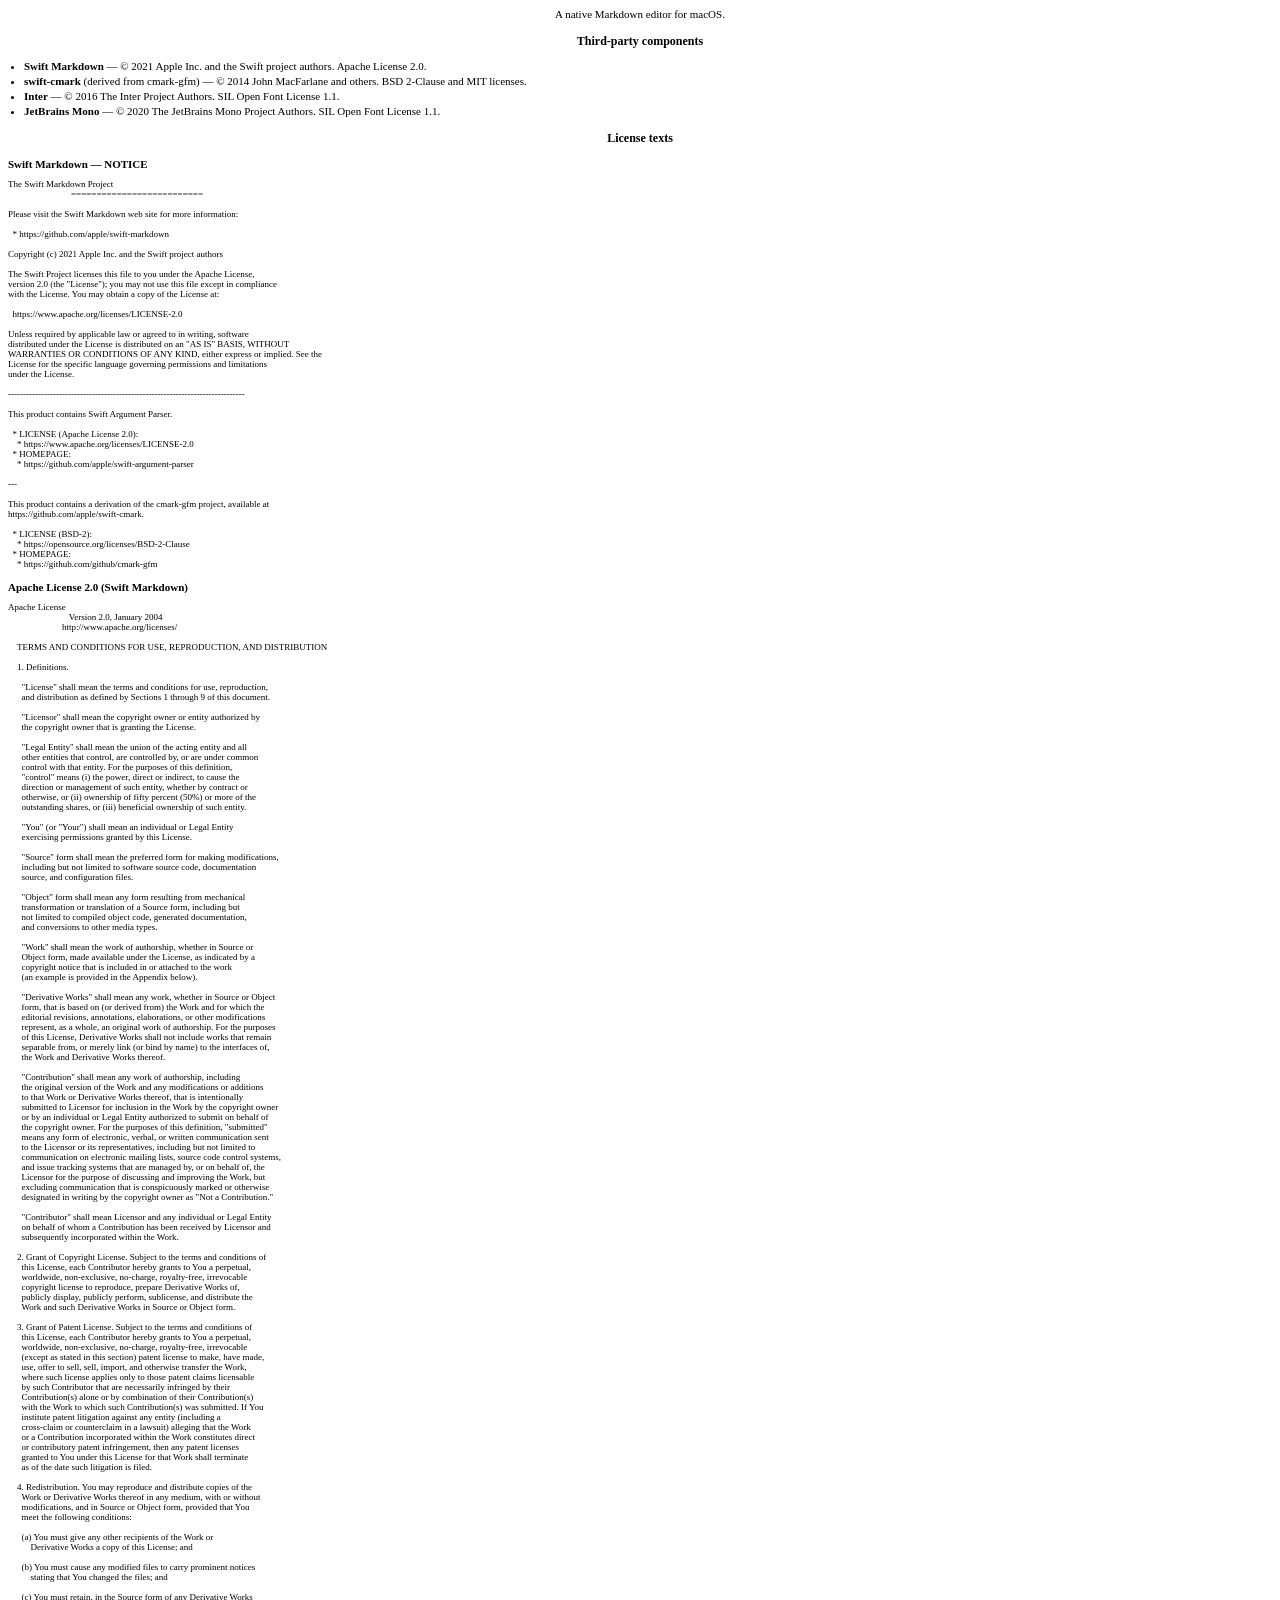
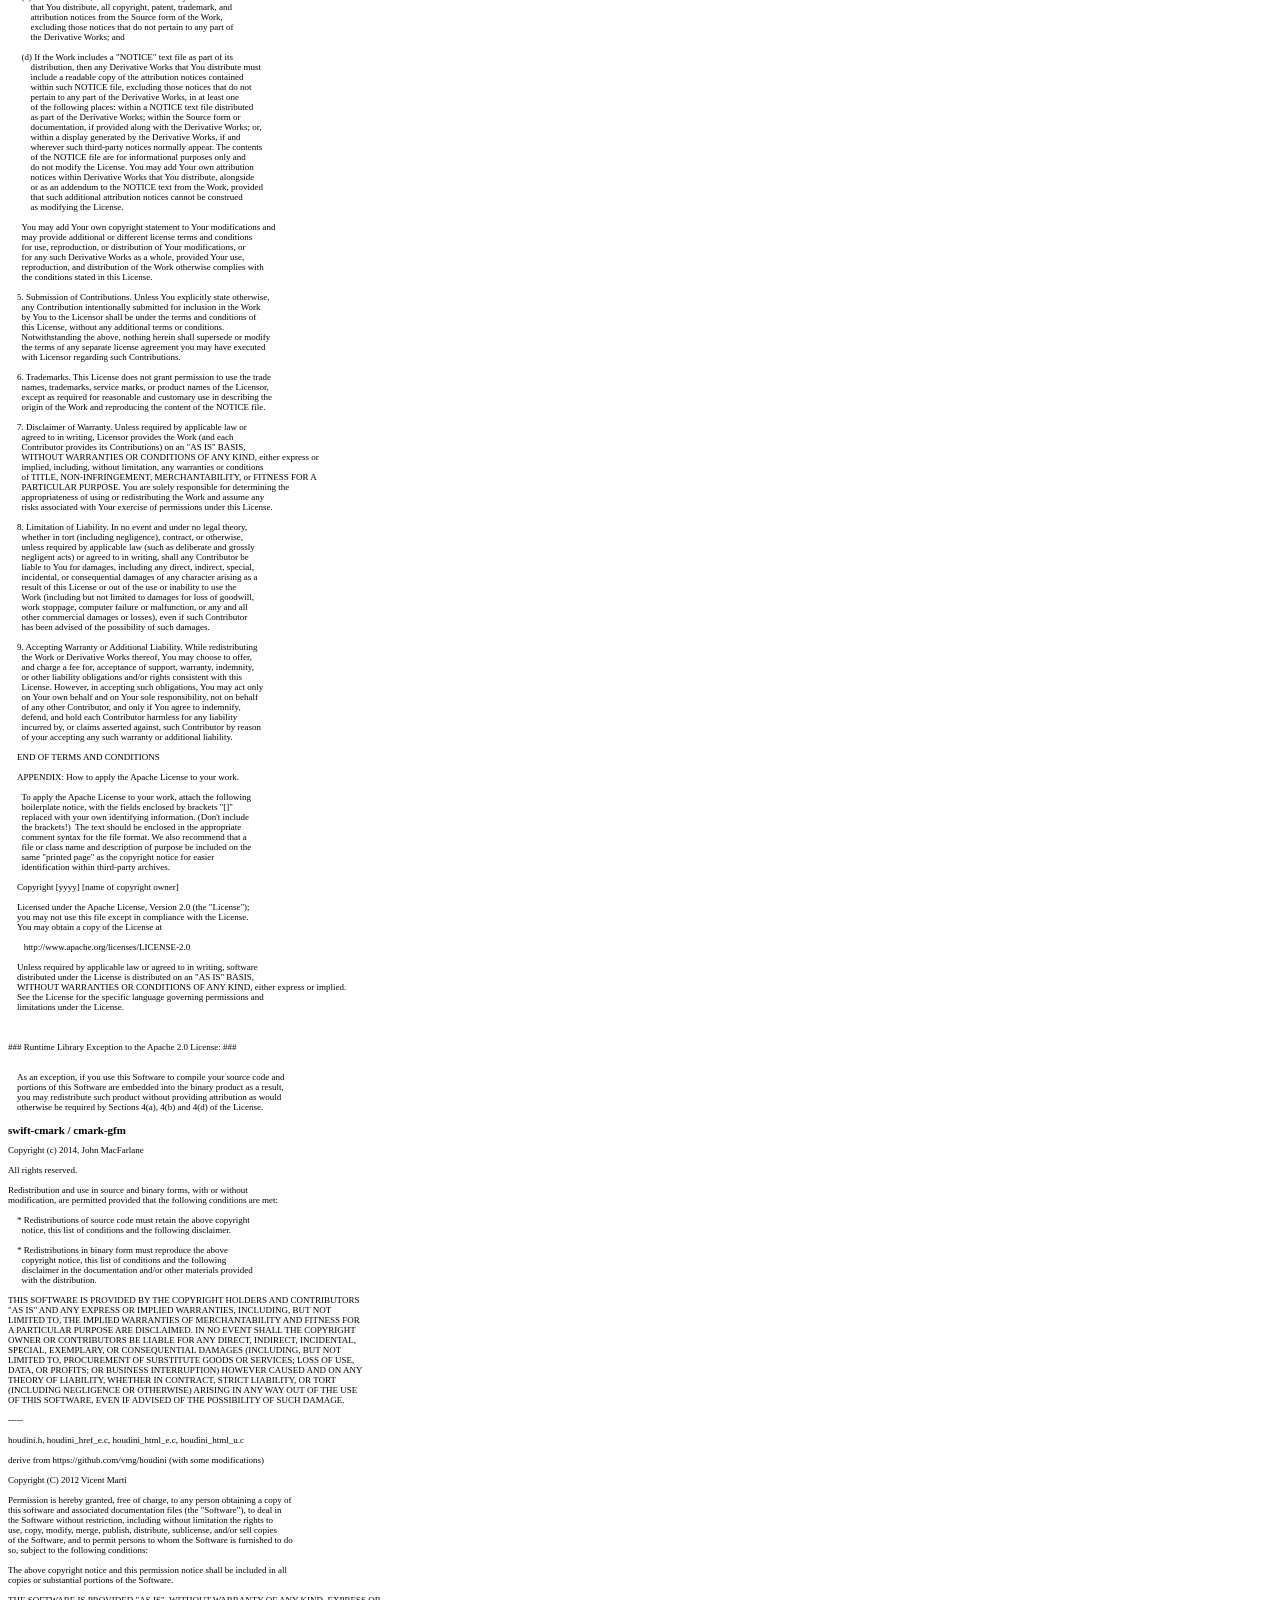
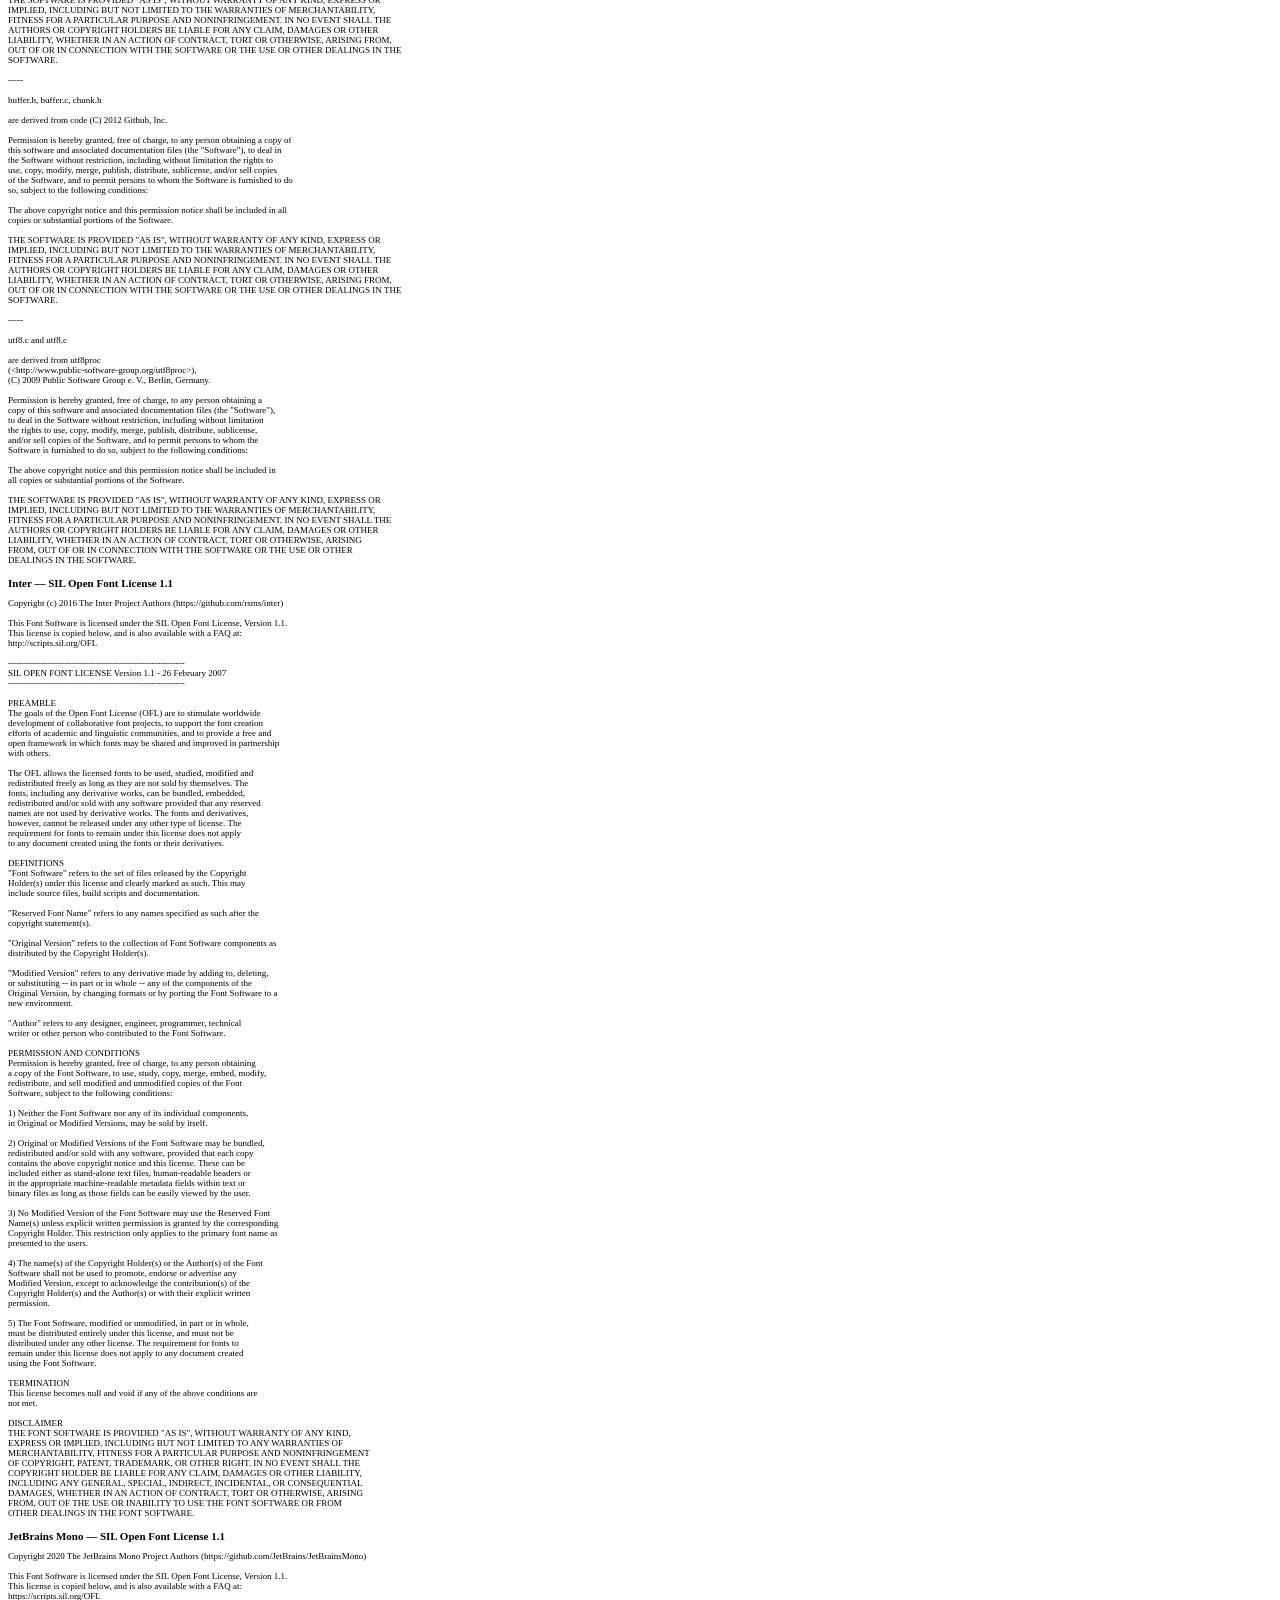
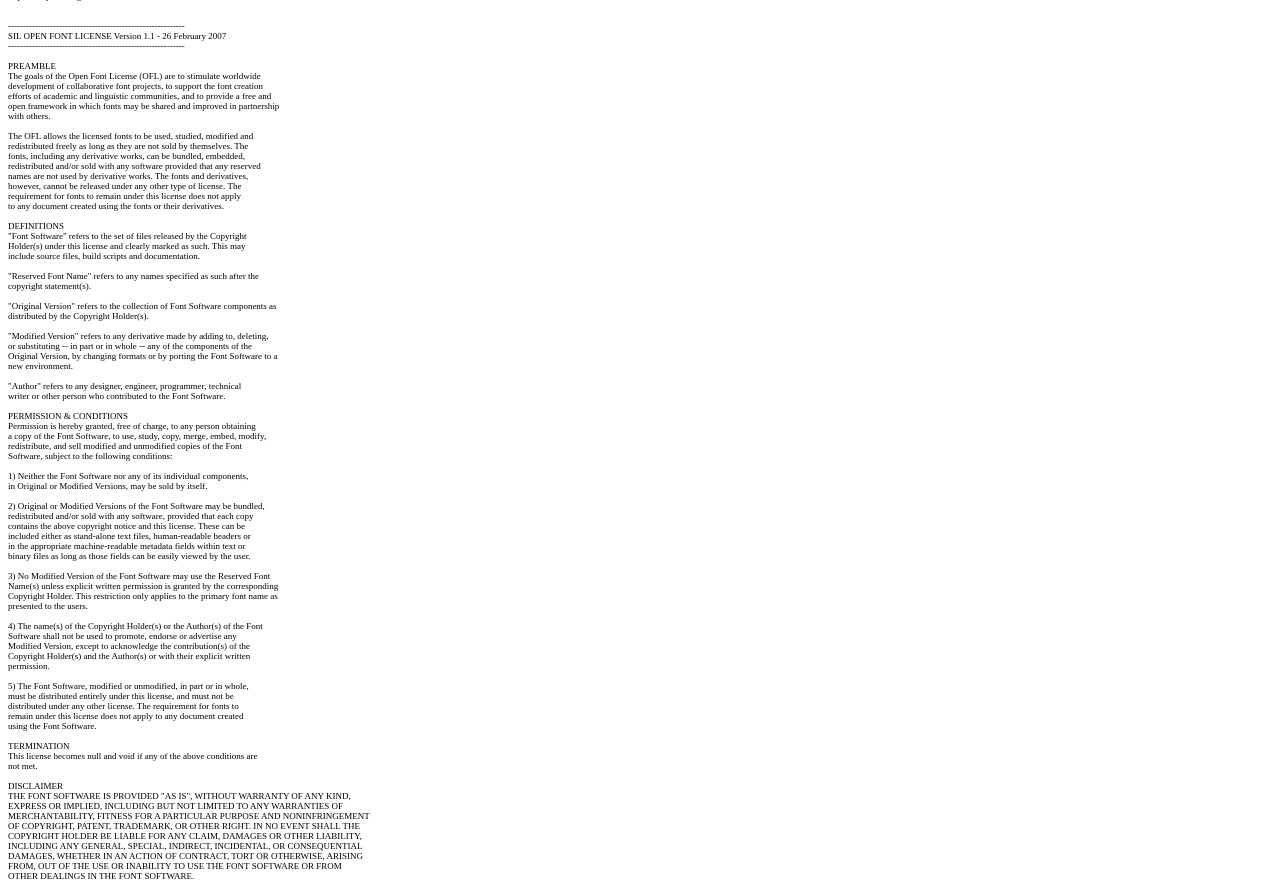
<file: Littera/Localization/en.lproj/Credits.html>
<!DOCTYPE html>
<html lang="en"><head><meta charset="utf-8">
<style>
body { font-family: -apple-system; font-size: 11px; text-align: center; }
h3 { font-size: 12px; margin: 14px 0 6px; }
h4 { font-size: 11px; margin: 12px 0 4px; text-align: left; }
p, li { margin: 3px 0; }
ul { text-align: left; padding-left: 16px; }
pre { font-family: Menlo; font-size: 9px; text-align: left; white-space: pre-wrap; }
</style></head><body>
<p>A native Markdown editor for macOS.</p>
<h3>Third-party components</h3>
<ul><li><b>Swift Markdown</b> — © 2021 Apple Inc. and the Swift project authors. Apache License 2.0.</li><li><b>swift-cmark</b> (derived from cmark-gfm) — © 2014 John MacFarlane and others. BSD 2-Clause and MIT licenses.</li><li><b>Inter</b> — © 2016 The Inter Project Authors. SIL Open Font License 1.1.</li><li><b>JetBrains Mono</b> — © 2020 The JetBrains Mono Project Authors. SIL Open Font License 1.1.</li></ul>
<h3>License texts</h3>
<h4>Swift Markdown — NOTICE</h4><pre>The Swift Markdown Project
                            ==========================

Please visit the Swift Markdown web site for more information:

  * https://github.com/apple/swift-markdown

Copyright (c) 2021 Apple Inc. and the Swift project authors

The Swift Project licenses this file to you under the Apache License,
version 2.0 (the "License"); you may not use this file except in compliance
with the License. You may obtain a copy of the License at:

  https://www.apache.org/licenses/LICENSE-2.0

Unless required by applicable law or agreed to in writing, software
distributed under the License is distributed on an "AS IS" BASIS, WITHOUT
WARRANTIES OR CONDITIONS OF ANY KIND, either express or implied. See the
License for the specific language governing permissions and limitations
under the License.

-------------------------------------------------------------------------------

This product contains Swift Argument Parser.

  * LICENSE (Apache License 2.0):
    * https://www.apache.org/licenses/LICENSE-2.0
  * HOMEPAGE:
    * https://github.com/apple/swift-argument-parser

---

This product contains a derivation of the cmark-gfm project, available at
https://github.com/apple/swift-cmark.

  * LICENSE (BSD-2):
    * https://opensource.org/licenses/BSD-2-Clause
  * HOMEPAGE:
    * https://github.com/github/cmark-gfm</pre>
<h4>Apache License 2.0 (Swift Markdown)</h4><pre>Apache License
                           Version 2.0, January 2004
                        http://www.apache.org/licenses/

    TERMS AND CONDITIONS FOR USE, REPRODUCTION, AND DISTRIBUTION

    1. Definitions.

      "License" shall mean the terms and conditions for use, reproduction,
      and distribution as defined by Sections 1 through 9 of this document.

      "Licensor" shall mean the copyright owner or entity authorized by
      the copyright owner that is granting the License.

      "Legal Entity" shall mean the union of the acting entity and all
      other entities that control, are controlled by, or are under common
      control with that entity. For the purposes of this definition,
      "control" means (i) the power, direct or indirect, to cause the
      direction or management of such entity, whether by contract or
      otherwise, or (ii) ownership of fifty percent (50%) or more of the
      outstanding shares, or (iii) beneficial ownership of such entity.

      "You" (or "Your") shall mean an individual or Legal Entity
      exercising permissions granted by this License.

      "Source" form shall mean the preferred form for making modifications,
      including but not limited to software source code, documentation
      source, and configuration files.

      "Object" form shall mean any form resulting from mechanical
      transformation or translation of a Source form, including but
      not limited to compiled object code, generated documentation,
      and conversions to other media types.

      "Work" shall mean the work of authorship, whether in Source or
      Object form, made available under the License, as indicated by a
      copyright notice that is included in or attached to the work
      (an example is provided in the Appendix below).

      "Derivative Works" shall mean any work, whether in Source or Object
      form, that is based on (or derived from) the Work and for which the
      editorial revisions, annotations, elaborations, or other modifications
      represent, as a whole, an original work of authorship. For the purposes
      of this License, Derivative Works shall not include works that remain
      separable from, or merely link (or bind by name) to the interfaces of,
      the Work and Derivative Works thereof.

      "Contribution" shall mean any work of authorship, including
      the original version of the Work and any modifications or additions
      to that Work or Derivative Works thereof, that is intentionally
      submitted to Licensor for inclusion in the Work by the copyright owner
      or by an individual or Legal Entity authorized to submit on behalf of
      the copyright owner. For the purposes of this definition, "submitted"
      means any form of electronic, verbal, or written communication sent
      to the Licensor or its representatives, including but not limited to
      communication on electronic mailing lists, source code control systems,
      and issue tracking systems that are managed by, or on behalf of, the
      Licensor for the purpose of discussing and improving the Work, but
      excluding communication that is conspicuously marked or otherwise
      designated in writing by the copyright owner as "Not a Contribution."

      "Contributor" shall mean Licensor and any individual or Legal Entity
      on behalf of whom a Contribution has been received by Licensor and
      subsequently incorporated within the Work.

    2. Grant of Copyright License. Subject to the terms and conditions of
      this License, each Contributor hereby grants to You a perpetual,
      worldwide, non-exclusive, no-charge, royalty-free, irrevocable
      copyright license to reproduce, prepare Derivative Works of,
      publicly display, publicly perform, sublicense, and distribute the
      Work and such Derivative Works in Source or Object form.

    3. Grant of Patent License. Subject to the terms and conditions of
      this License, each Contributor hereby grants to You a perpetual,
      worldwide, non-exclusive, no-charge, royalty-free, irrevocable
      (except as stated in this section) patent license to make, have made,
      use, offer to sell, sell, import, and otherwise transfer the Work,
      where such license applies only to those patent claims licensable
      by such Contributor that are necessarily infringed by their
      Contribution(s) alone or by combination of their Contribution(s)
      with the Work to which such Contribution(s) was submitted. If You
      institute patent litigation against any entity (including a
      cross-claim or counterclaim in a lawsuit) alleging that the Work
      or a Contribution incorporated within the Work constitutes direct
      or contributory patent infringement, then any patent licenses
      granted to You under this License for that Work shall terminate
      as of the date such litigation is filed.

    4. Redistribution. You may reproduce and distribute copies of the
      Work or Derivative Works thereof in any medium, with or without
      modifications, and in Source or Object form, provided that You
      meet the following conditions:

      (a) You must give any other recipients of the Work or
          Derivative Works a copy of this License; and

      (b) You must cause any modified files to carry prominent notices
          stating that You changed the files; and

      (c) You must retain, in the Source form of any Derivative Works
          that You distribute, all copyright, patent, trademark, and
          attribution notices from the Source form of the Work,
          excluding those notices that do not pertain to any part of
          the Derivative Works; and

      (d) If the Work includes a "NOTICE" text file as part of its
          distribution, then any Derivative Works that You distribute must
          include a readable copy of the attribution notices contained
          within such NOTICE file, excluding those notices that do not
          pertain to any part of the Derivative Works, in at least one
          of the following places: within a NOTICE text file distributed
          as part of the Derivative Works; within the Source form or
          documentation, if provided along with the Derivative Works; or,
          within a display generated by the Derivative Works, if and
          wherever such third-party notices normally appear. The contents
          of the NOTICE file are for informational purposes only and
          do not modify the License. You may add Your own attribution
          notices within Derivative Works that You distribute, alongside
          or as an addendum to the NOTICE text from the Work, provided
          that such additional attribution notices cannot be construed
          as modifying the License.

      You may add Your own copyright statement to Your modifications and
      may provide additional or different license terms and conditions
      for use, reproduction, or distribution of Your modifications, or
      for any such Derivative Works as a whole, provided Your use,
      reproduction, and distribution of the Work otherwise complies with
      the conditions stated in this License.

    5. Submission of Contributions. Unless You explicitly state otherwise,
      any Contribution intentionally submitted for inclusion in the Work
      by You to the Licensor shall be under the terms and conditions of
      this License, without any additional terms or conditions.
      Notwithstanding the above, nothing herein shall supersede or modify
      the terms of any separate license agreement you may have executed
      with Licensor regarding such Contributions.

    6. Trademarks. This License does not grant permission to use the trade
      names, trademarks, service marks, or product names of the Licensor,
      except as required for reasonable and customary use in describing the
      origin of the Work and reproducing the content of the NOTICE file.

    7. Disclaimer of Warranty. Unless required by applicable law or
      agreed to in writing, Licensor provides the Work (and each
      Contributor provides its Contributions) on an "AS IS" BASIS,
      WITHOUT WARRANTIES OR CONDITIONS OF ANY KIND, either express or
      implied, including, without limitation, any warranties or conditions
      of TITLE, NON-INFRINGEMENT, MERCHANTABILITY, or FITNESS FOR A
      PARTICULAR PURPOSE. You are solely responsible for determining the
      appropriateness of using or redistributing the Work and assume any
      risks associated with Your exercise of permissions under this License.

    8. Limitation of Liability. In no event and under no legal theory,
      whether in tort (including negligence), contract, or otherwise,
      unless required by applicable law (such as deliberate and grossly
      negligent acts) or agreed to in writing, shall any Contributor be
      liable to You for damages, including any direct, indirect, special,
      incidental, or consequential damages of any character arising as a
      result of this License or out of the use or inability to use the
      Work (including but not limited to damages for loss of goodwill,
      work stoppage, computer failure or malfunction, or any and all
      other commercial damages or losses), even if such Contributor
      has been advised of the possibility of such damages.

    9. Accepting Warranty or Additional Liability. While redistributing
      the Work or Derivative Works thereof, You may choose to offer,
      and charge a fee for, acceptance of support, warranty, indemnity,
      or other liability obligations and/or rights consistent with this
      License. However, in accepting such obligations, You may act only
      on Your own behalf and on Your sole responsibility, not on behalf
      of any other Contributor, and only if You agree to indemnify,
      defend, and hold each Contributor harmless for any liability
      incurred by, or claims asserted against, such Contributor by reason
      of your accepting any such warranty or additional liability.

    END OF TERMS AND CONDITIONS

    APPENDIX: How to apply the Apache License to your work.

      To apply the Apache License to your work, attach the following
      boilerplate notice, with the fields enclosed by brackets "[]"
      replaced with your own identifying information. (Don't include
      the brackets!)  The text should be enclosed in the appropriate
      comment syntax for the file format. We also recommend that a
      file or class name and description of purpose be included on the
      same "printed page" as the copyright notice for easier
      identification within third-party archives.

    Copyright [yyyy] [name of copyright owner]

    Licensed under the Apache License, Version 2.0 (the "License");
    you may not use this file except in compliance with the License.
    You may obtain a copy of the License at

       http://www.apache.org/licenses/LICENSE-2.0

    Unless required by applicable law or agreed to in writing, software
    distributed under the License is distributed on an "AS IS" BASIS,
    WITHOUT WARRANTIES OR CONDITIONS OF ANY KIND, either express or implied.
    See the License for the specific language governing permissions and
    limitations under the License.



### Runtime Library Exception to the Apache 2.0 License: ###


    As an exception, if you use this Software to compile your source code and
    portions of this Software are embedded into the binary product as a result,
    you may redistribute such product without providing attribution as would
    otherwise be required by Sections 4(a), 4(b) and 4(d) of the License.</pre>
<h4>swift-cmark / cmark-gfm</h4><pre>Copyright (c) 2014, John MacFarlane

All rights reserved.

Redistribution and use in source and binary forms, with or without
modification, are permitted provided that the following conditions are met:

    * Redistributions of source code must retain the above copyright
      notice, this list of conditions and the following disclaimer.

    * Redistributions in binary form must reproduce the above
      copyright notice, this list of conditions and the following
      disclaimer in the documentation and/or other materials provided
      with the distribution.

THIS SOFTWARE IS PROVIDED BY THE COPYRIGHT HOLDERS AND CONTRIBUTORS
"AS IS" AND ANY EXPRESS OR IMPLIED WARRANTIES, INCLUDING, BUT NOT
LIMITED TO, THE IMPLIED WARRANTIES OF MERCHANTABILITY AND FITNESS FOR
A PARTICULAR PURPOSE ARE DISCLAIMED. IN NO EVENT SHALL THE COPYRIGHT
OWNER OR CONTRIBUTORS BE LIABLE FOR ANY DIRECT, INDIRECT, INCIDENTAL,
SPECIAL, EXEMPLARY, OR CONSEQUENTIAL DAMAGES (INCLUDING, BUT NOT
LIMITED TO, PROCUREMENT OF SUBSTITUTE GOODS OR SERVICES; LOSS OF USE,
DATA, OR PROFITS; OR BUSINESS INTERRUPTION) HOWEVER CAUSED AND ON ANY
THEORY OF LIABILITY, WHETHER IN CONTRACT, STRICT LIABILITY, OR TORT
(INCLUDING NEGLIGENCE OR OTHERWISE) ARISING IN ANY WAY OUT OF THE USE
OF THIS SOFTWARE, EVEN IF ADVISED OF THE POSSIBILITY OF SUCH DAMAGE.

-----

houdini.h, houdini_href_e.c, houdini_html_e.c, houdini_html_u.c

derive from https://github.com/vmg/houdini (with some modifications)

Copyright (C) 2012 Vicent Martí

Permission is hereby granted, free of charge, to any person obtaining a copy of
this software and associated documentation files (the "Software"), to deal in
the Software without restriction, including without limitation the rights to
use, copy, modify, merge, publish, distribute, sublicense, and/or sell copies
of the Software, and to permit persons to whom the Software is furnished to do
so, subject to the following conditions:

The above copyright notice and this permission notice shall be included in all
copies or substantial portions of the Software.

THE SOFTWARE IS PROVIDED "AS IS", WITHOUT WARRANTY OF ANY KIND, EXPRESS OR
IMPLIED, INCLUDING BUT NOT LIMITED TO THE WARRANTIES OF MERCHANTABILITY,
FITNESS FOR A PARTICULAR PURPOSE AND NONINFRINGEMENT. IN NO EVENT SHALL THE
AUTHORS OR COPYRIGHT HOLDERS BE LIABLE FOR ANY CLAIM, DAMAGES OR OTHER
LIABILITY, WHETHER IN AN ACTION OF CONTRACT, TORT OR OTHERWISE, ARISING FROM,
OUT OF OR IN CONNECTION WITH THE SOFTWARE OR THE USE OR OTHER DEALINGS IN THE
SOFTWARE.

-----

buffer.h, buffer.c, chunk.h

are derived from code (C) 2012 Github, Inc.

Permission is hereby granted, free of charge, to any person obtaining a copy of
this software and associated documentation files (the "Software"), to deal in
the Software without restriction, including without limitation the rights to
use, copy, modify, merge, publish, distribute, sublicense, and/or sell copies
of the Software, and to permit persons to whom the Software is furnished to do
so, subject to the following conditions:

The above copyright notice and this permission notice shall be included in all
copies or substantial portions of the Software.

THE SOFTWARE IS PROVIDED "AS IS", WITHOUT WARRANTY OF ANY KIND, EXPRESS OR
IMPLIED, INCLUDING BUT NOT LIMITED TO THE WARRANTIES OF MERCHANTABILITY,
FITNESS FOR A PARTICULAR PURPOSE AND NONINFRINGEMENT. IN NO EVENT SHALL THE
AUTHORS OR COPYRIGHT HOLDERS BE LIABLE FOR ANY CLAIM, DAMAGES OR OTHER
LIABILITY, WHETHER IN AN ACTION OF CONTRACT, TORT OR OTHERWISE, ARISING FROM,
OUT OF OR IN CONNECTION WITH THE SOFTWARE OR THE USE OR OTHER DEALINGS IN THE
SOFTWARE.

-----

utf8.c and utf8.c

are derived from utf8proc
(&lt;http://www.public-software-group.org/utf8proc&gt;),
(C) 2009 Public Software Group e. V., Berlin, Germany.

Permission is hereby granted, free of charge, to any person obtaining a
copy of this software and associated documentation files (the "Software"),
to deal in the Software without restriction, including without limitation
the rights to use, copy, modify, merge, publish, distribute, sublicense,
and/or sell copies of the Software, and to permit persons to whom the
Software is furnished to do so, subject to the following conditions:

The above copyright notice and this permission notice shall be included in
all copies or substantial portions of the Software.

THE SOFTWARE IS PROVIDED "AS IS", WITHOUT WARRANTY OF ANY KIND, EXPRESS OR
IMPLIED, INCLUDING BUT NOT LIMITED TO THE WARRANTIES OF MERCHANTABILITY,
FITNESS FOR A PARTICULAR PURPOSE AND NONINFRINGEMENT. IN NO EVENT SHALL THE
AUTHORS OR COPYRIGHT HOLDERS BE LIABLE FOR ANY CLAIM, DAMAGES OR OTHER
LIABILITY, WHETHER IN AN ACTION OF CONTRACT, TORT OR OTHERWISE, ARISING
FROM, OUT OF OR IN CONNECTION WITH THE SOFTWARE OR THE USE OR OTHER
DEALINGS IN THE SOFTWARE.</pre>
<h4>Inter — SIL Open Font License 1.1</h4><pre>Copyright (c) 2016 The Inter Project Authors (https://github.com/rsms/inter)

This Font Software is licensed under the SIL Open Font License, Version 1.1.
This license is copied below, and is also available with a FAQ at:
http://scripts.sil.org/OFL

-----------------------------------------------------------
SIL OPEN FONT LICENSE Version 1.1 - 26 February 2007
-----------------------------------------------------------

PREAMBLE
The goals of the Open Font License (OFL) are to stimulate worldwide
development of collaborative font projects, to support the font creation
efforts of academic and linguistic communities, and to provide a free and
open framework in which fonts may be shared and improved in partnership
with others.

The OFL allows the licensed fonts to be used, studied, modified and
redistributed freely as long as they are not sold by themselves. The
fonts, including any derivative works, can be bundled, embedded,
redistributed and/or sold with any software provided that any reserved
names are not used by derivative works. The fonts and derivatives,
however, cannot be released under any other type of license. The
requirement for fonts to remain under this license does not apply
to any document created using the fonts or their derivatives.

DEFINITIONS
"Font Software" refers to the set of files released by the Copyright
Holder(s) under this license and clearly marked as such. This may
include source files, build scripts and documentation.

"Reserved Font Name" refers to any names specified as such after the
copyright statement(s).

"Original Version" refers to the collection of Font Software components as
distributed by the Copyright Holder(s).

"Modified Version" refers to any derivative made by adding to, deleting,
or substituting -- in part or in whole -- any of the components of the
Original Version, by changing formats or by porting the Font Software to a
new environment.

"Author" refers to any designer, engineer, programmer, technical
writer or other person who contributed to the Font Software.

PERMISSION AND CONDITIONS
Permission is hereby granted, free of charge, to any person obtaining
a copy of the Font Software, to use, study, copy, merge, embed, modify,
redistribute, and sell modified and unmodified copies of the Font
Software, subject to the following conditions:

1) Neither the Font Software nor any of its individual components,
in Original or Modified Versions, may be sold by itself.

2) Original or Modified Versions of the Font Software may be bundled,
redistributed and/or sold with any software, provided that each copy
contains the above copyright notice and this license. These can be
included either as stand-alone text files, human-readable headers or
in the appropriate machine-readable metadata fields within text or
binary files as long as those fields can be easily viewed by the user.

3) No Modified Version of the Font Software may use the Reserved Font
Name(s) unless explicit written permission is granted by the corresponding
Copyright Holder. This restriction only applies to the primary font name as
presented to the users.

4) The name(s) of the Copyright Holder(s) or the Author(s) of the Font
Software shall not be used to promote, endorse or advertise any
Modified Version, except to acknowledge the contribution(s) of the
Copyright Holder(s) and the Author(s) or with their explicit written
permission.

5) The Font Software, modified or unmodified, in part or in whole,
must be distributed entirely under this license, and must not be
distributed under any other license. The requirement for fonts to
remain under this license does not apply to any document created
using the Font Software.

TERMINATION
This license becomes null and void if any of the above conditions are
not met.

DISCLAIMER
THE FONT SOFTWARE IS PROVIDED "AS IS", WITHOUT WARRANTY OF ANY KIND,
EXPRESS OR IMPLIED, INCLUDING BUT NOT LIMITED TO ANY WARRANTIES OF
MERCHANTABILITY, FITNESS FOR A PARTICULAR PURPOSE AND NONINFRINGEMENT
OF COPYRIGHT, PATENT, TRADEMARK, OR OTHER RIGHT. IN NO EVENT SHALL THE
COPYRIGHT HOLDER BE LIABLE FOR ANY CLAIM, DAMAGES OR OTHER LIABILITY,
INCLUDING ANY GENERAL, SPECIAL, INDIRECT, INCIDENTAL, OR CONSEQUENTIAL
DAMAGES, WHETHER IN AN ACTION OF CONTRACT, TORT OR OTHERWISE, ARISING
FROM, OUT OF THE USE OR INABILITY TO USE THE FONT SOFTWARE OR FROM
OTHER DEALINGS IN THE FONT SOFTWARE.</pre>
<h4>JetBrains Mono — SIL Open Font License 1.1</h4><pre>Copyright 2020 The JetBrains Mono Project Authors (https://github.com/JetBrains/JetBrainsMono)

This Font Software is licensed under the SIL Open Font License, Version 1.1.
This license is copied below, and is also available with a FAQ at:
https://scripts.sil.org/OFL


-----------------------------------------------------------
SIL OPEN FONT LICENSE Version 1.1 - 26 February 2007
-----------------------------------------------------------

PREAMBLE
The goals of the Open Font License (OFL) are to stimulate worldwide
development of collaborative font projects, to support the font creation
efforts of academic and linguistic communities, and to provide a free and
open framework in which fonts may be shared and improved in partnership
with others.

The OFL allows the licensed fonts to be used, studied, modified and
redistributed freely as long as they are not sold by themselves. The
fonts, including any derivative works, can be bundled, embedded, 
redistributed and/or sold with any software provided that any reserved
names are not used by derivative works. The fonts and derivatives,
however, cannot be released under any other type of license. The
requirement for fonts to remain under this license does not apply
to any document created using the fonts or their derivatives.

DEFINITIONS
"Font Software" refers to the set of files released by the Copyright
Holder(s) under this license and clearly marked as such. This may
include source files, build scripts and documentation.

"Reserved Font Name" refers to any names specified as such after the
copyright statement(s).

"Original Version" refers to the collection of Font Software components as
distributed by the Copyright Holder(s).

"Modified Version" refers to any derivative made by adding to, deleting,
or substituting -- in part or in whole -- any of the components of the
Original Version, by changing formats or by porting the Font Software to a
new environment.

"Author" refers to any designer, engineer, programmer, technical
writer or other person who contributed to the Font Software.

PERMISSION &amp; CONDITIONS
Permission is hereby granted, free of charge, to any person obtaining
a copy of the Font Software, to use, study, copy, merge, embed, modify,
redistribute, and sell modified and unmodified copies of the Font
Software, subject to the following conditions:

1) Neither the Font Software nor any of its individual components,
in Original or Modified Versions, may be sold by itself.

2) Original or Modified Versions of the Font Software may be bundled,
redistributed and/or sold with any software, provided that each copy
contains the above copyright notice and this license. These can be
included either as stand-alone text files, human-readable headers or
in the appropriate machine-readable metadata fields within text or
binary files as long as those fields can be easily viewed by the user.

3) No Modified Version of the Font Software may use the Reserved Font
Name(s) unless explicit written permission is granted by the corresponding
Copyright Holder. This restriction only applies to the primary font name as
presented to the users.

4) The name(s) of the Copyright Holder(s) or the Author(s) of the Font
Software shall not be used to promote, endorse or advertise any
Modified Version, except to acknowledge the contribution(s) of the
Copyright Holder(s) and the Author(s) or with their explicit written
permission.

5) The Font Software, modified or unmodified, in part or in whole,
must be distributed entirely under this license, and must not be
distributed under any other license. The requirement for fonts to
remain under this license does not apply to any document created
using the Font Software.

TERMINATION
This license becomes null and void if any of the above conditions are
not met.

DISCLAIMER
THE FONT SOFTWARE IS PROVIDED "AS IS", WITHOUT WARRANTY OF ANY KIND,
EXPRESS OR IMPLIED, INCLUDING BUT NOT LIMITED TO ANY WARRANTIES OF
MERCHANTABILITY, FITNESS FOR A PARTICULAR PURPOSE AND NONINFRINGEMENT
OF COPYRIGHT, PATENT, TRADEMARK, OR OTHER RIGHT. IN NO EVENT SHALL THE
COPYRIGHT HOLDER BE LIABLE FOR ANY CLAIM, DAMAGES OR OTHER LIABILITY,
INCLUDING ANY GENERAL, SPECIAL, INDIRECT, INCIDENTAL, OR CONSEQUENTIAL
DAMAGES, WHETHER IN AN ACTION OF CONTRACT, TORT OR OTHERWISE, ARISING
FROM, OUT OF THE USE OR INABILITY TO USE THE FONT SOFTWARE OR FROM
OTHER DEALINGS IN THE FONT SOFTWARE.</pre>
</body></html>
</file>
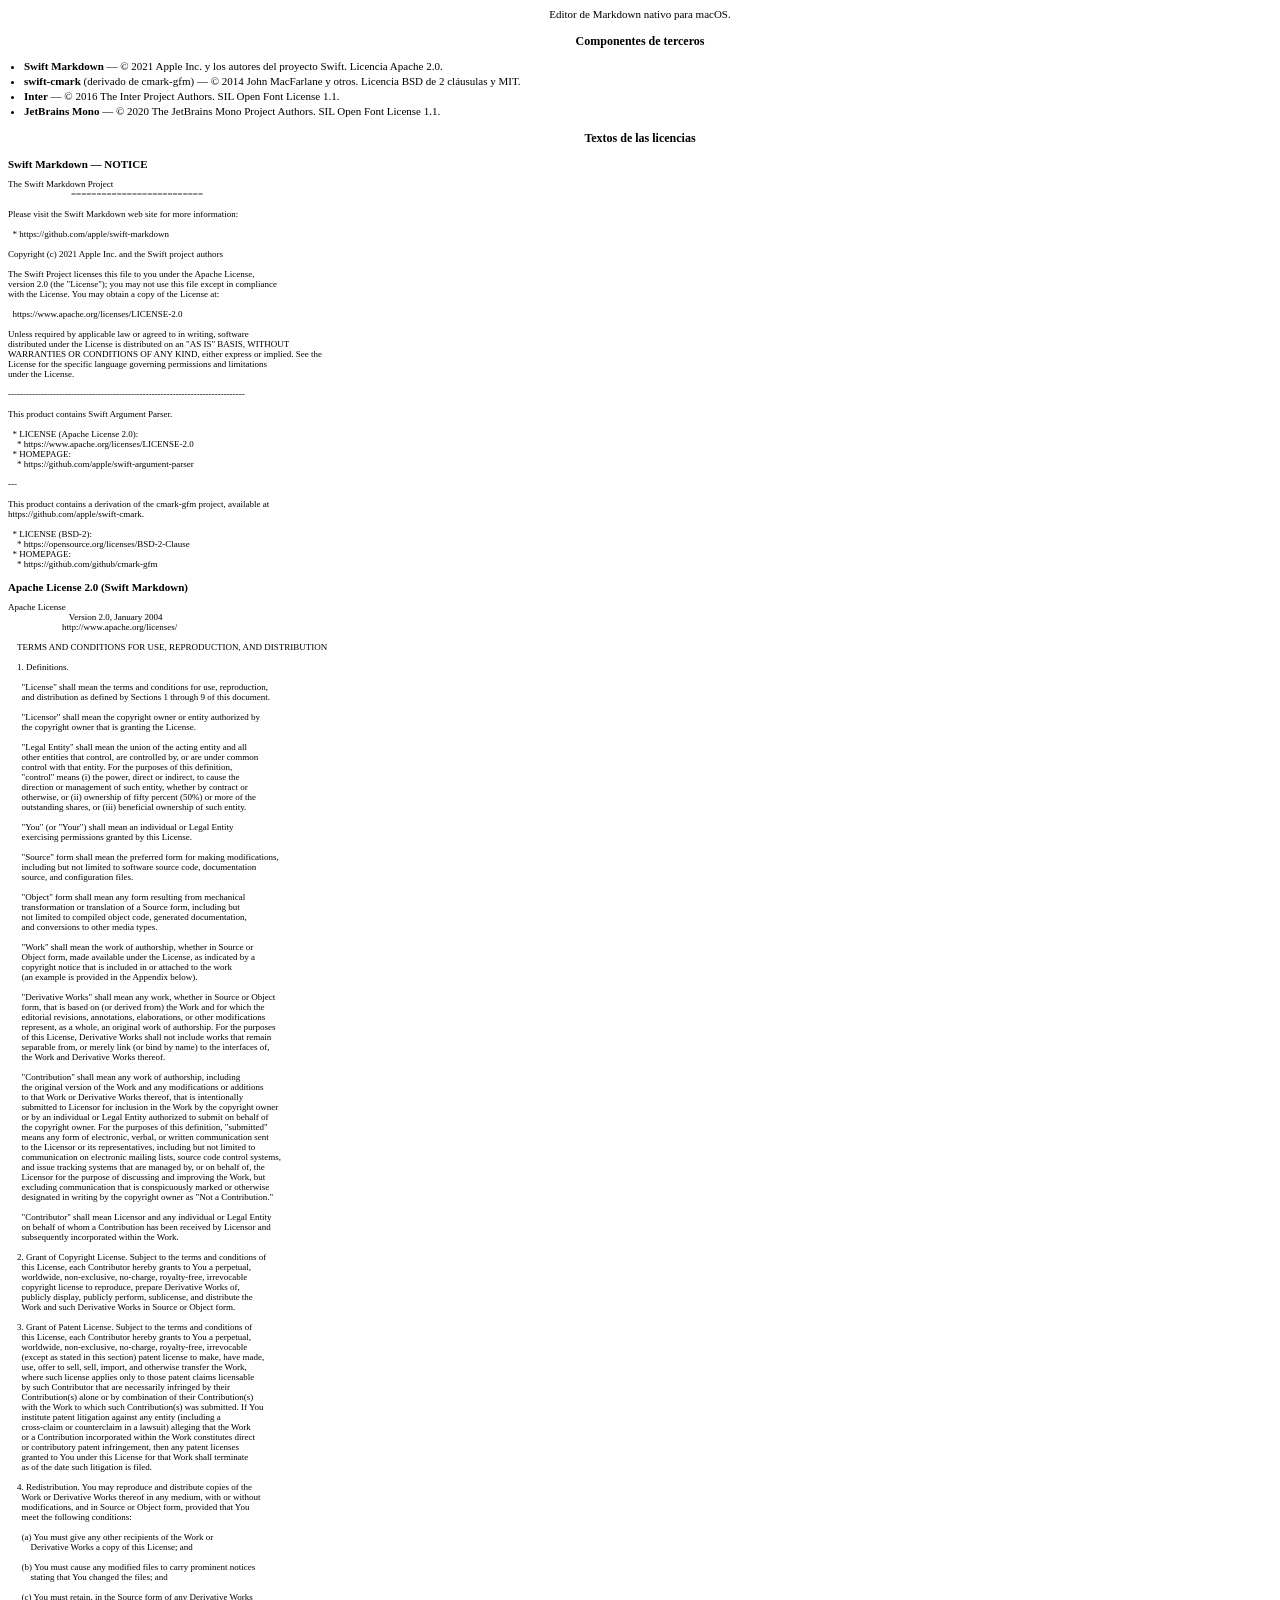
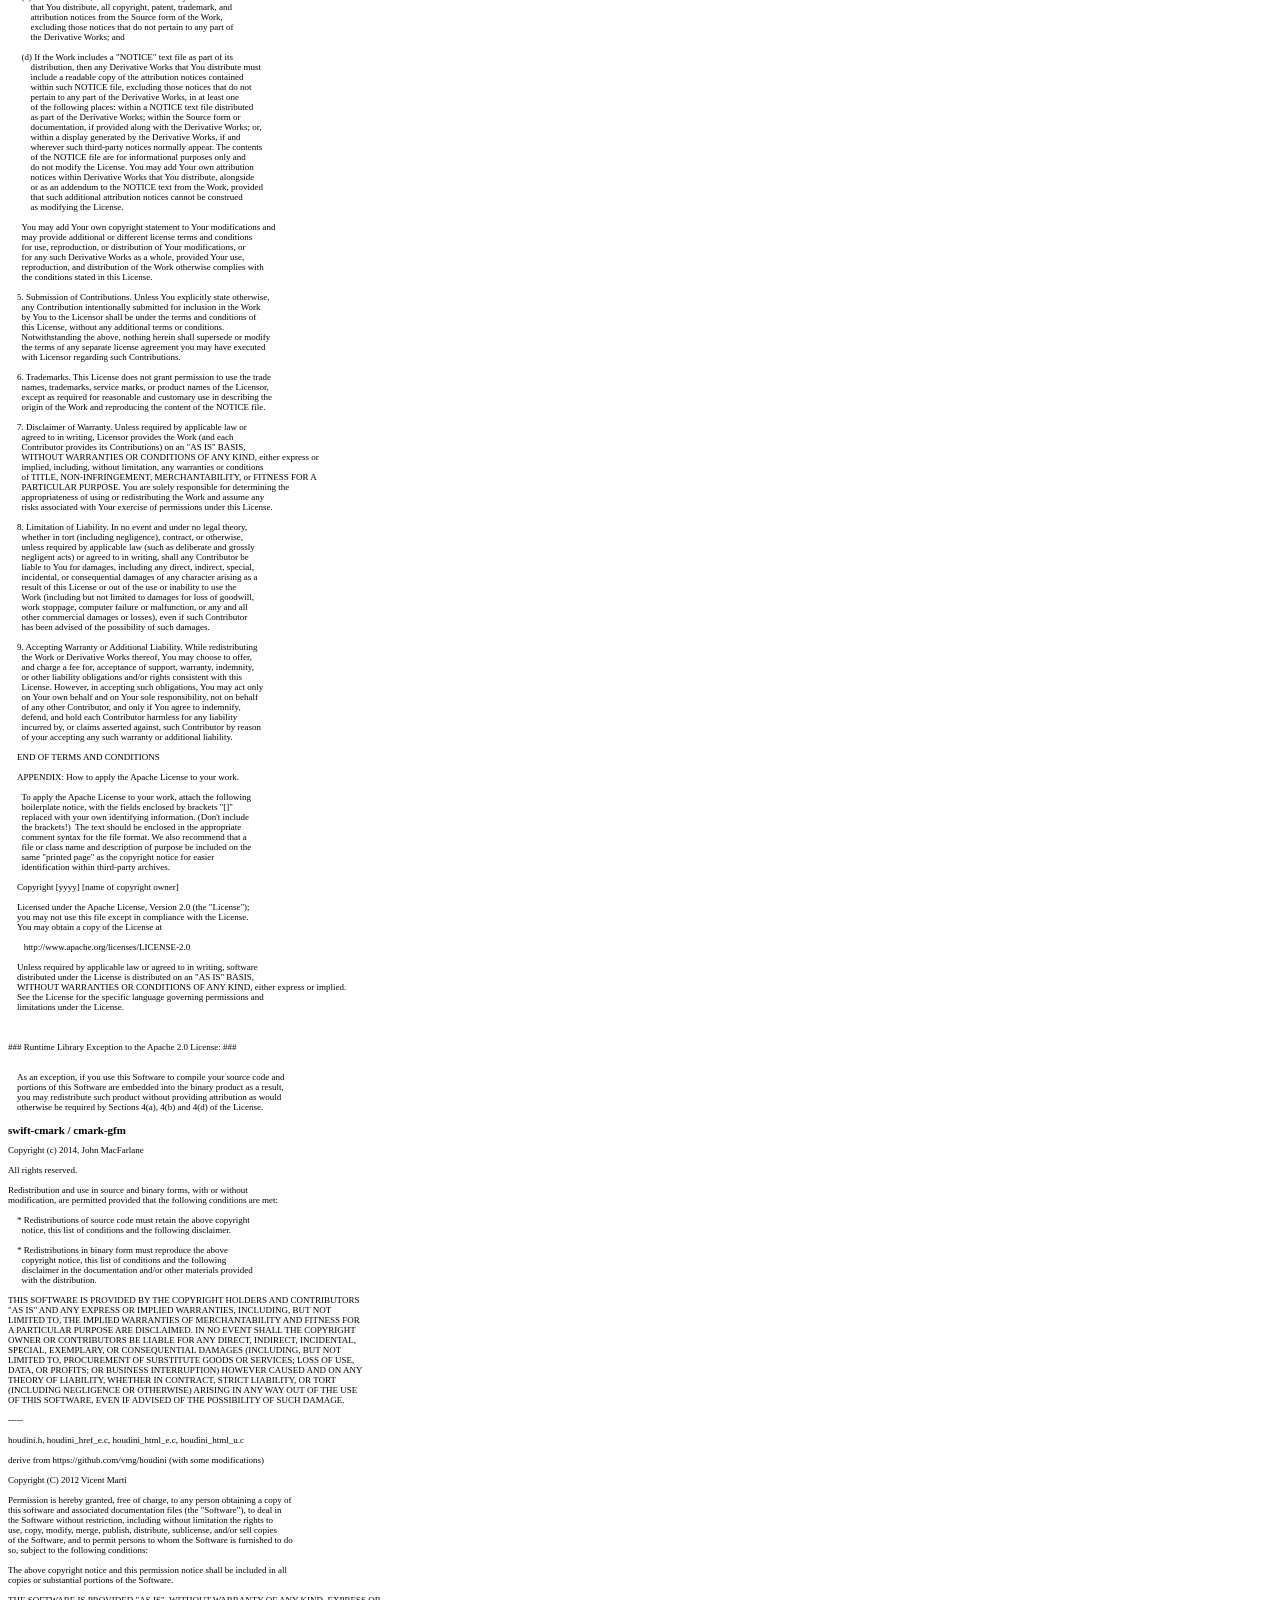
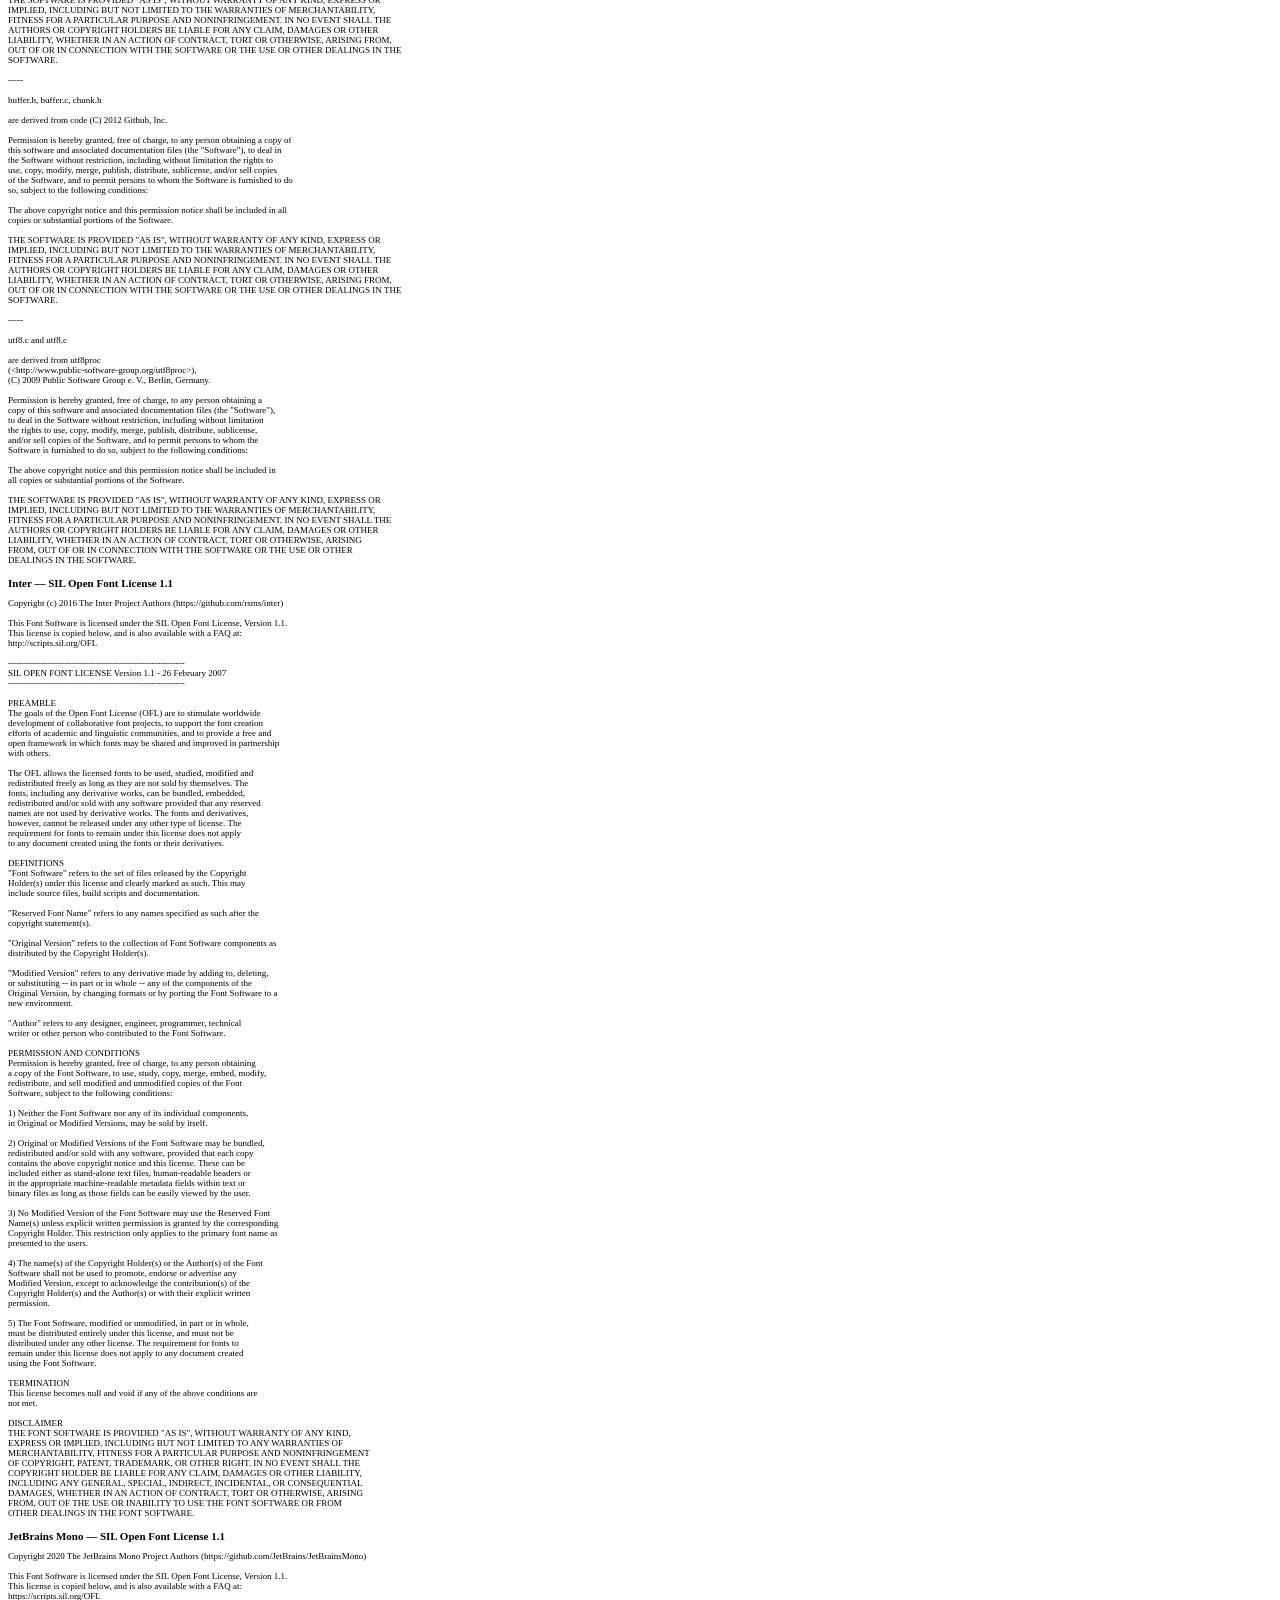
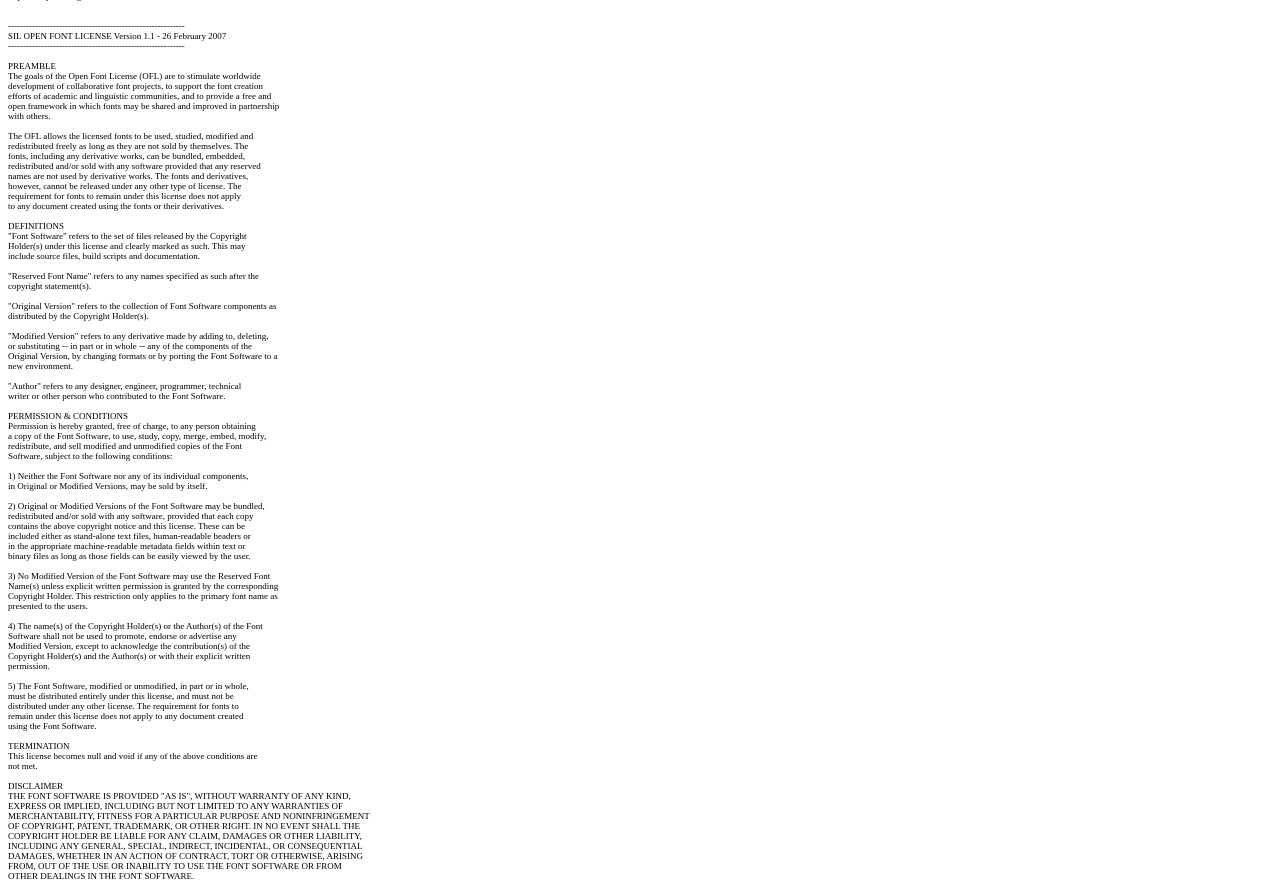
<file: Littera/Localization/es.lproj/Credits.html>
<!DOCTYPE html>
<html lang="es"><head><meta charset="utf-8">
<style>
body { font-family: -apple-system; font-size: 11px; text-align: center; }
h3 { font-size: 12px; margin: 14px 0 6px; }
h4 { font-size: 11px; margin: 12px 0 4px; text-align: left; }
p, li { margin: 3px 0; }
ul { text-align: left; padding-left: 16px; }
pre { font-family: Menlo; font-size: 9px; text-align: left; white-space: pre-wrap; }
</style></head><body>
<p>Editor de Markdown nativo para macOS.</p>
<h3>Componentes de terceros</h3>
<ul><li><b>Swift Markdown</b> — © 2021 Apple Inc. y los autores del proyecto Swift. Licencia Apache 2.0.</li><li><b>swift-cmark</b> (derivado de cmark-gfm) — © 2014 John MacFarlane y otros. Licencia BSD de 2 cláusulas y MIT.</li><li><b>Inter</b> — © 2016 The Inter Project Authors. SIL Open Font License 1.1.</li><li><b>JetBrains Mono</b> — © 2020 The JetBrains Mono Project Authors. SIL Open Font License 1.1.</li></ul>
<h3>Textos de las licencias</h3>
<h4>Swift Markdown — NOTICE</h4><pre>The Swift Markdown Project
                            ==========================

Please visit the Swift Markdown web site for more information:

  * https://github.com/apple/swift-markdown

Copyright (c) 2021 Apple Inc. and the Swift project authors

The Swift Project licenses this file to you under the Apache License,
version 2.0 (the "License"); you may not use this file except in compliance
with the License. You may obtain a copy of the License at:

  https://www.apache.org/licenses/LICENSE-2.0

Unless required by applicable law or agreed to in writing, software
distributed under the License is distributed on an "AS IS" BASIS, WITHOUT
WARRANTIES OR CONDITIONS OF ANY KIND, either express or implied. See the
License for the specific language governing permissions and limitations
under the License.

-------------------------------------------------------------------------------

This product contains Swift Argument Parser.

  * LICENSE (Apache License 2.0):
    * https://www.apache.org/licenses/LICENSE-2.0
  * HOMEPAGE:
    * https://github.com/apple/swift-argument-parser

---

This product contains a derivation of the cmark-gfm project, available at
https://github.com/apple/swift-cmark.

  * LICENSE (BSD-2):
    * https://opensource.org/licenses/BSD-2-Clause
  * HOMEPAGE:
    * https://github.com/github/cmark-gfm</pre>
<h4>Apache License 2.0 (Swift Markdown)</h4><pre>Apache License
                           Version 2.0, January 2004
                        http://www.apache.org/licenses/

    TERMS AND CONDITIONS FOR USE, REPRODUCTION, AND DISTRIBUTION

    1. Definitions.

      "License" shall mean the terms and conditions for use, reproduction,
      and distribution as defined by Sections 1 through 9 of this document.

      "Licensor" shall mean the copyright owner or entity authorized by
      the copyright owner that is granting the License.

      "Legal Entity" shall mean the union of the acting entity and all
      other entities that control, are controlled by, or are under common
      control with that entity. For the purposes of this definition,
      "control" means (i) the power, direct or indirect, to cause the
      direction or management of such entity, whether by contract or
      otherwise, or (ii) ownership of fifty percent (50%) or more of the
      outstanding shares, or (iii) beneficial ownership of such entity.

      "You" (or "Your") shall mean an individual or Legal Entity
      exercising permissions granted by this License.

      "Source" form shall mean the preferred form for making modifications,
      including but not limited to software source code, documentation
      source, and configuration files.

      "Object" form shall mean any form resulting from mechanical
      transformation or translation of a Source form, including but
      not limited to compiled object code, generated documentation,
      and conversions to other media types.

      "Work" shall mean the work of authorship, whether in Source or
      Object form, made available under the License, as indicated by a
      copyright notice that is included in or attached to the work
      (an example is provided in the Appendix below).

      "Derivative Works" shall mean any work, whether in Source or Object
      form, that is based on (or derived from) the Work and for which the
      editorial revisions, annotations, elaborations, or other modifications
      represent, as a whole, an original work of authorship. For the purposes
      of this License, Derivative Works shall not include works that remain
      separable from, or merely link (or bind by name) to the interfaces of,
      the Work and Derivative Works thereof.

      "Contribution" shall mean any work of authorship, including
      the original version of the Work and any modifications or additions
      to that Work or Derivative Works thereof, that is intentionally
      submitted to Licensor for inclusion in the Work by the copyright owner
      or by an individual or Legal Entity authorized to submit on behalf of
      the copyright owner. For the purposes of this definition, "submitted"
      means any form of electronic, verbal, or written communication sent
      to the Licensor or its representatives, including but not limited to
      communication on electronic mailing lists, source code control systems,
      and issue tracking systems that are managed by, or on behalf of, the
      Licensor for the purpose of discussing and improving the Work, but
      excluding communication that is conspicuously marked or otherwise
      designated in writing by the copyright owner as "Not a Contribution."

      "Contributor" shall mean Licensor and any individual or Legal Entity
      on behalf of whom a Contribution has been received by Licensor and
      subsequently incorporated within the Work.

    2. Grant of Copyright License. Subject to the terms and conditions of
      this License, each Contributor hereby grants to You a perpetual,
      worldwide, non-exclusive, no-charge, royalty-free, irrevocable
      copyright license to reproduce, prepare Derivative Works of,
      publicly display, publicly perform, sublicense, and distribute the
      Work and such Derivative Works in Source or Object form.

    3. Grant of Patent License. Subject to the terms and conditions of
      this License, each Contributor hereby grants to You a perpetual,
      worldwide, non-exclusive, no-charge, royalty-free, irrevocable
      (except as stated in this section) patent license to make, have made,
      use, offer to sell, sell, import, and otherwise transfer the Work,
      where such license applies only to those patent claims licensable
      by such Contributor that are necessarily infringed by their
      Contribution(s) alone or by combination of their Contribution(s)
      with the Work to which such Contribution(s) was submitted. If You
      institute patent litigation against any entity (including a
      cross-claim or counterclaim in a lawsuit) alleging that the Work
      or a Contribution incorporated within the Work constitutes direct
      or contributory patent infringement, then any patent licenses
      granted to You under this License for that Work shall terminate
      as of the date such litigation is filed.

    4. Redistribution. You may reproduce and distribute copies of the
      Work or Derivative Works thereof in any medium, with or without
      modifications, and in Source or Object form, provided that You
      meet the following conditions:

      (a) You must give any other recipients of the Work or
          Derivative Works a copy of this License; and

      (b) You must cause any modified files to carry prominent notices
          stating that You changed the files; and

      (c) You must retain, in the Source form of any Derivative Works
          that You distribute, all copyright, patent, trademark, and
          attribution notices from the Source form of the Work,
          excluding those notices that do not pertain to any part of
          the Derivative Works; and

      (d) If the Work includes a "NOTICE" text file as part of its
          distribution, then any Derivative Works that You distribute must
          include a readable copy of the attribution notices contained
          within such NOTICE file, excluding those notices that do not
          pertain to any part of the Derivative Works, in at least one
          of the following places: within a NOTICE text file distributed
          as part of the Derivative Works; within the Source form or
          documentation, if provided along with the Derivative Works; or,
          within a display generated by the Derivative Works, if and
          wherever such third-party notices normally appear. The contents
          of the NOTICE file are for informational purposes only and
          do not modify the License. You may add Your own attribution
          notices within Derivative Works that You distribute, alongside
          or as an addendum to the NOTICE text from the Work, provided
          that such additional attribution notices cannot be construed
          as modifying the License.

      You may add Your own copyright statement to Your modifications and
      may provide additional or different license terms and conditions
      for use, reproduction, or distribution of Your modifications, or
      for any such Derivative Works as a whole, provided Your use,
      reproduction, and distribution of the Work otherwise complies with
      the conditions stated in this License.

    5. Submission of Contributions. Unless You explicitly state otherwise,
      any Contribution intentionally submitted for inclusion in the Work
      by You to the Licensor shall be under the terms and conditions of
      this License, without any additional terms or conditions.
      Notwithstanding the above, nothing herein shall supersede or modify
      the terms of any separate license agreement you may have executed
      with Licensor regarding such Contributions.

    6. Trademarks. This License does not grant permission to use the trade
      names, trademarks, service marks, or product names of the Licensor,
      except as required for reasonable and customary use in describing the
      origin of the Work and reproducing the content of the NOTICE file.

    7. Disclaimer of Warranty. Unless required by applicable law or
      agreed to in writing, Licensor provides the Work (and each
      Contributor provides its Contributions) on an "AS IS" BASIS,
      WITHOUT WARRANTIES OR CONDITIONS OF ANY KIND, either express or
      implied, including, without limitation, any warranties or conditions
      of TITLE, NON-INFRINGEMENT, MERCHANTABILITY, or FITNESS FOR A
      PARTICULAR PURPOSE. You are solely responsible for determining the
      appropriateness of using or redistributing the Work and assume any
      risks associated with Your exercise of permissions under this License.

    8. Limitation of Liability. In no event and under no legal theory,
      whether in tort (including negligence), contract, or otherwise,
      unless required by applicable law (such as deliberate and grossly
      negligent acts) or agreed to in writing, shall any Contributor be
      liable to You for damages, including any direct, indirect, special,
      incidental, or consequential damages of any character arising as a
      result of this License or out of the use or inability to use the
      Work (including but not limited to damages for loss of goodwill,
      work stoppage, computer failure or malfunction, or any and all
      other commercial damages or losses), even if such Contributor
      has been advised of the possibility of such damages.

    9. Accepting Warranty or Additional Liability. While redistributing
      the Work or Derivative Works thereof, You may choose to offer,
      and charge a fee for, acceptance of support, warranty, indemnity,
      or other liability obligations and/or rights consistent with this
      License. However, in accepting such obligations, You may act only
      on Your own behalf and on Your sole responsibility, not on behalf
      of any other Contributor, and only if You agree to indemnify,
      defend, and hold each Contributor harmless for any liability
      incurred by, or claims asserted against, such Contributor by reason
      of your accepting any such warranty or additional liability.

    END OF TERMS AND CONDITIONS

    APPENDIX: How to apply the Apache License to your work.

      To apply the Apache License to your work, attach the following
      boilerplate notice, with the fields enclosed by brackets "[]"
      replaced with your own identifying information. (Don't include
      the brackets!)  The text should be enclosed in the appropriate
      comment syntax for the file format. We also recommend that a
      file or class name and description of purpose be included on the
      same "printed page" as the copyright notice for easier
      identification within third-party archives.

    Copyright [yyyy] [name of copyright owner]

    Licensed under the Apache License, Version 2.0 (the "License");
    you may not use this file except in compliance with the License.
    You may obtain a copy of the License at

       http://www.apache.org/licenses/LICENSE-2.0

    Unless required by applicable law or agreed to in writing, software
    distributed under the License is distributed on an "AS IS" BASIS,
    WITHOUT WARRANTIES OR CONDITIONS OF ANY KIND, either express or implied.
    See the License for the specific language governing permissions and
    limitations under the License.



### Runtime Library Exception to the Apache 2.0 License: ###


    As an exception, if you use this Software to compile your source code and
    portions of this Software are embedded into the binary product as a result,
    you may redistribute such product without providing attribution as would
    otherwise be required by Sections 4(a), 4(b) and 4(d) of the License.</pre>
<h4>swift-cmark / cmark-gfm</h4><pre>Copyright (c) 2014, John MacFarlane

All rights reserved.

Redistribution and use in source and binary forms, with or without
modification, are permitted provided that the following conditions are met:

    * Redistributions of source code must retain the above copyright
      notice, this list of conditions and the following disclaimer.

    * Redistributions in binary form must reproduce the above
      copyright notice, this list of conditions and the following
      disclaimer in the documentation and/or other materials provided
      with the distribution.

THIS SOFTWARE IS PROVIDED BY THE COPYRIGHT HOLDERS AND CONTRIBUTORS
"AS IS" AND ANY EXPRESS OR IMPLIED WARRANTIES, INCLUDING, BUT NOT
LIMITED TO, THE IMPLIED WARRANTIES OF MERCHANTABILITY AND FITNESS FOR
A PARTICULAR PURPOSE ARE DISCLAIMED. IN NO EVENT SHALL THE COPYRIGHT
OWNER OR CONTRIBUTORS BE LIABLE FOR ANY DIRECT, INDIRECT, INCIDENTAL,
SPECIAL, EXEMPLARY, OR CONSEQUENTIAL DAMAGES (INCLUDING, BUT NOT
LIMITED TO, PROCUREMENT OF SUBSTITUTE GOODS OR SERVICES; LOSS OF USE,
DATA, OR PROFITS; OR BUSINESS INTERRUPTION) HOWEVER CAUSED AND ON ANY
THEORY OF LIABILITY, WHETHER IN CONTRACT, STRICT LIABILITY, OR TORT
(INCLUDING NEGLIGENCE OR OTHERWISE) ARISING IN ANY WAY OUT OF THE USE
OF THIS SOFTWARE, EVEN IF ADVISED OF THE POSSIBILITY OF SUCH DAMAGE.

-----

houdini.h, houdini_href_e.c, houdini_html_e.c, houdini_html_u.c

derive from https://github.com/vmg/houdini (with some modifications)

Copyright (C) 2012 Vicent Martí

Permission is hereby granted, free of charge, to any person obtaining a copy of
this software and associated documentation files (the "Software"), to deal in
the Software without restriction, including without limitation the rights to
use, copy, modify, merge, publish, distribute, sublicense, and/or sell copies
of the Software, and to permit persons to whom the Software is furnished to do
so, subject to the following conditions:

The above copyright notice and this permission notice shall be included in all
copies or substantial portions of the Software.

THE SOFTWARE IS PROVIDED "AS IS", WITHOUT WARRANTY OF ANY KIND, EXPRESS OR
IMPLIED, INCLUDING BUT NOT LIMITED TO THE WARRANTIES OF MERCHANTABILITY,
FITNESS FOR A PARTICULAR PURPOSE AND NONINFRINGEMENT. IN NO EVENT SHALL THE
AUTHORS OR COPYRIGHT HOLDERS BE LIABLE FOR ANY CLAIM, DAMAGES OR OTHER
LIABILITY, WHETHER IN AN ACTION OF CONTRACT, TORT OR OTHERWISE, ARISING FROM,
OUT OF OR IN CONNECTION WITH THE SOFTWARE OR THE USE OR OTHER DEALINGS IN THE
SOFTWARE.

-----

buffer.h, buffer.c, chunk.h

are derived from code (C) 2012 Github, Inc.

Permission is hereby granted, free of charge, to any person obtaining a copy of
this software and associated documentation files (the "Software"), to deal in
the Software without restriction, including without limitation the rights to
use, copy, modify, merge, publish, distribute, sublicense, and/or sell copies
of the Software, and to permit persons to whom the Software is furnished to do
so, subject to the following conditions:

The above copyright notice and this permission notice shall be included in all
copies or substantial portions of the Software.

THE SOFTWARE IS PROVIDED "AS IS", WITHOUT WARRANTY OF ANY KIND, EXPRESS OR
IMPLIED, INCLUDING BUT NOT LIMITED TO THE WARRANTIES OF MERCHANTABILITY,
FITNESS FOR A PARTICULAR PURPOSE AND NONINFRINGEMENT. IN NO EVENT SHALL THE
AUTHORS OR COPYRIGHT HOLDERS BE LIABLE FOR ANY CLAIM, DAMAGES OR OTHER
LIABILITY, WHETHER IN AN ACTION OF CONTRACT, TORT OR OTHERWISE, ARISING FROM,
OUT OF OR IN CONNECTION WITH THE SOFTWARE OR THE USE OR OTHER DEALINGS IN THE
SOFTWARE.

-----

utf8.c and utf8.c

are derived from utf8proc
(&lt;http://www.public-software-group.org/utf8proc&gt;),
(C) 2009 Public Software Group e. V., Berlin, Germany.

Permission is hereby granted, free of charge, to any person obtaining a
copy of this software and associated documentation files (the "Software"),
to deal in the Software without restriction, including without limitation
the rights to use, copy, modify, merge, publish, distribute, sublicense,
and/or sell copies of the Software, and to permit persons to whom the
Software is furnished to do so, subject to the following conditions:

The above copyright notice and this permission notice shall be included in
all copies or substantial portions of the Software.

THE SOFTWARE IS PROVIDED "AS IS", WITHOUT WARRANTY OF ANY KIND, EXPRESS OR
IMPLIED, INCLUDING BUT NOT LIMITED TO THE WARRANTIES OF MERCHANTABILITY,
FITNESS FOR A PARTICULAR PURPOSE AND NONINFRINGEMENT. IN NO EVENT SHALL THE
AUTHORS OR COPYRIGHT HOLDERS BE LIABLE FOR ANY CLAIM, DAMAGES OR OTHER
LIABILITY, WHETHER IN AN ACTION OF CONTRACT, TORT OR OTHERWISE, ARISING
FROM, OUT OF OR IN CONNECTION WITH THE SOFTWARE OR THE USE OR OTHER
DEALINGS IN THE SOFTWARE.</pre>
<h4>Inter — SIL Open Font License 1.1</h4><pre>Copyright (c) 2016 The Inter Project Authors (https://github.com/rsms/inter)

This Font Software is licensed under the SIL Open Font License, Version 1.1.
This license is copied below, and is also available with a FAQ at:
http://scripts.sil.org/OFL

-----------------------------------------------------------
SIL OPEN FONT LICENSE Version 1.1 - 26 February 2007
-----------------------------------------------------------

PREAMBLE
The goals of the Open Font License (OFL) are to stimulate worldwide
development of collaborative font projects, to support the font creation
efforts of academic and linguistic communities, and to provide a free and
open framework in which fonts may be shared and improved in partnership
with others.

The OFL allows the licensed fonts to be used, studied, modified and
redistributed freely as long as they are not sold by themselves. The
fonts, including any derivative works, can be bundled, embedded,
redistributed and/or sold with any software provided that any reserved
names are not used by derivative works. The fonts and derivatives,
however, cannot be released under any other type of license. The
requirement for fonts to remain under this license does not apply
to any document created using the fonts or their derivatives.

DEFINITIONS
"Font Software" refers to the set of files released by the Copyright
Holder(s) under this license and clearly marked as such. This may
include source files, build scripts and documentation.

"Reserved Font Name" refers to any names specified as such after the
copyright statement(s).

"Original Version" refers to the collection of Font Software components as
distributed by the Copyright Holder(s).

"Modified Version" refers to any derivative made by adding to, deleting,
or substituting -- in part or in whole -- any of the components of the
Original Version, by changing formats or by porting the Font Software to a
new environment.

"Author" refers to any designer, engineer, programmer, technical
writer or other person who contributed to the Font Software.

PERMISSION AND CONDITIONS
Permission is hereby granted, free of charge, to any person obtaining
a copy of the Font Software, to use, study, copy, merge, embed, modify,
redistribute, and sell modified and unmodified copies of the Font
Software, subject to the following conditions:

1) Neither the Font Software nor any of its individual components,
in Original or Modified Versions, may be sold by itself.

2) Original or Modified Versions of the Font Software may be bundled,
redistributed and/or sold with any software, provided that each copy
contains the above copyright notice and this license. These can be
included either as stand-alone text files, human-readable headers or
in the appropriate machine-readable metadata fields within text or
binary files as long as those fields can be easily viewed by the user.

3) No Modified Version of the Font Software may use the Reserved Font
Name(s) unless explicit written permission is granted by the corresponding
Copyright Holder. This restriction only applies to the primary font name as
presented to the users.

4) The name(s) of the Copyright Holder(s) or the Author(s) of the Font
Software shall not be used to promote, endorse or advertise any
Modified Version, except to acknowledge the contribution(s) of the
Copyright Holder(s) and the Author(s) or with their explicit written
permission.

5) The Font Software, modified or unmodified, in part or in whole,
must be distributed entirely under this license, and must not be
distributed under any other license. The requirement for fonts to
remain under this license does not apply to any document created
using the Font Software.

TERMINATION
This license becomes null and void if any of the above conditions are
not met.

DISCLAIMER
THE FONT SOFTWARE IS PROVIDED "AS IS", WITHOUT WARRANTY OF ANY KIND,
EXPRESS OR IMPLIED, INCLUDING BUT NOT LIMITED TO ANY WARRANTIES OF
MERCHANTABILITY, FITNESS FOR A PARTICULAR PURPOSE AND NONINFRINGEMENT
OF COPYRIGHT, PATENT, TRADEMARK, OR OTHER RIGHT. IN NO EVENT SHALL THE
COPYRIGHT HOLDER BE LIABLE FOR ANY CLAIM, DAMAGES OR OTHER LIABILITY,
INCLUDING ANY GENERAL, SPECIAL, INDIRECT, INCIDENTAL, OR CONSEQUENTIAL
DAMAGES, WHETHER IN AN ACTION OF CONTRACT, TORT OR OTHERWISE, ARISING
FROM, OUT OF THE USE OR INABILITY TO USE THE FONT SOFTWARE OR FROM
OTHER DEALINGS IN THE FONT SOFTWARE.</pre>
<h4>JetBrains Mono — SIL Open Font License 1.1</h4><pre>Copyright 2020 The JetBrains Mono Project Authors (https://github.com/JetBrains/JetBrainsMono)

This Font Software is licensed under the SIL Open Font License, Version 1.1.
This license is copied below, and is also available with a FAQ at:
https://scripts.sil.org/OFL


-----------------------------------------------------------
SIL OPEN FONT LICENSE Version 1.1 - 26 February 2007
-----------------------------------------------------------

PREAMBLE
The goals of the Open Font License (OFL) are to stimulate worldwide
development of collaborative font projects, to support the font creation
efforts of academic and linguistic communities, and to provide a free and
open framework in which fonts may be shared and improved in partnership
with others.

The OFL allows the licensed fonts to be used, studied, modified and
redistributed freely as long as they are not sold by themselves. The
fonts, including any derivative works, can be bundled, embedded, 
redistributed and/or sold with any software provided that any reserved
names are not used by derivative works. The fonts and derivatives,
however, cannot be released under any other type of license. The
requirement for fonts to remain under this license does not apply
to any document created using the fonts or their derivatives.

DEFINITIONS
"Font Software" refers to the set of files released by the Copyright
Holder(s) under this license and clearly marked as such. This may
include source files, build scripts and documentation.

"Reserved Font Name" refers to any names specified as such after the
copyright statement(s).

"Original Version" refers to the collection of Font Software components as
distributed by the Copyright Holder(s).

"Modified Version" refers to any derivative made by adding to, deleting,
or substituting -- in part or in whole -- any of the components of the
Original Version, by changing formats or by porting the Font Software to a
new environment.

"Author" refers to any designer, engineer, programmer, technical
writer or other person who contributed to the Font Software.

PERMISSION &amp; CONDITIONS
Permission is hereby granted, free of charge, to any person obtaining
a copy of the Font Software, to use, study, copy, merge, embed, modify,
redistribute, and sell modified and unmodified copies of the Font
Software, subject to the following conditions:

1) Neither the Font Software nor any of its individual components,
in Original or Modified Versions, may be sold by itself.

2) Original or Modified Versions of the Font Software may be bundled,
redistributed and/or sold with any software, provided that each copy
contains the above copyright notice and this license. These can be
included either as stand-alone text files, human-readable headers or
in the appropriate machine-readable metadata fields within text or
binary files as long as those fields can be easily viewed by the user.

3) No Modified Version of the Font Software may use the Reserved Font
Name(s) unless explicit written permission is granted by the corresponding
Copyright Holder. This restriction only applies to the primary font name as
presented to the users.

4) The name(s) of the Copyright Holder(s) or the Author(s) of the Font
Software shall not be used to promote, endorse or advertise any
Modified Version, except to acknowledge the contribution(s) of the
Copyright Holder(s) and the Author(s) or with their explicit written
permission.

5) The Font Software, modified or unmodified, in part or in whole,
must be distributed entirely under this license, and must not be
distributed under any other license. The requirement for fonts to
remain under this license does not apply to any document created
using the Font Software.

TERMINATION
This license becomes null and void if any of the above conditions are
not met.

DISCLAIMER
THE FONT SOFTWARE IS PROVIDED "AS IS", WITHOUT WARRANTY OF ANY KIND,
EXPRESS OR IMPLIED, INCLUDING BUT NOT LIMITED TO ANY WARRANTIES OF
MERCHANTABILITY, FITNESS FOR A PARTICULAR PURPOSE AND NONINFRINGEMENT
OF COPYRIGHT, PATENT, TRADEMARK, OR OTHER RIGHT. IN NO EVENT SHALL THE
COPYRIGHT HOLDER BE LIABLE FOR ANY CLAIM, DAMAGES OR OTHER LIABILITY,
INCLUDING ANY GENERAL, SPECIAL, INDIRECT, INCIDENTAL, OR CONSEQUENTIAL
DAMAGES, WHETHER IN AN ACTION OF CONTRACT, TORT OR OTHERWISE, ARISING
FROM, OUT OF THE USE OR INABILITY TO USE THE FONT SOFTWARE OR FROM
OTHER DEALINGS IN THE FONT SOFTWARE.</pre>
</body></html>
</file>
<file: Littera/Littera.help/Contents/Resources/shared/help.css>
/* Littera Help — estilos para Apple Help Viewer */

:root {
  --canvas:       #FCFCFB;
  --chrome:       #FBFBF9;
  --line:         #E7E7E7;
  --primary:      #0B0B0B;
  --secondary:    #898782;
  --accent:       #D78363;
  --code-bg:      #F0F0EF;
  font-size: 15px;
  font-family: -apple-system, system-ui, sans-serif;
}

@media (prefers-color-scheme: dark) {
  :root {
    --canvas:    #151515;
    --chrome:    #111111;
    --line:      #313130;
    --primary:   #F0EFEC;
    --secondary: #898782;
    --accent:    #C5785B;
    --code-bg:   #212121;
  }
}

* { box-sizing: border-box; margin: 0; padding: 0; }

body {
  background: var(--canvas);
  color: var(--primary);
  line-height: 1.65;
  padding: 32px 0 64px;
}

header {
  text-align: center;
  padding: 40px 40px 32px;
  border-bottom: 1px solid var(--line);
  margin-bottom: 32px;
}

header h1 {
  font-size: 28px;
  font-weight: 600;
  letter-spacing: -0.3px;
}

header .subtitle {
  color: var(--secondary);
  font-size: 14px;
  margin-top: 4px;
}

/* Tabla de contenidos */
nav.toc {
  background: var(--chrome);
  border: 1px solid var(--line);
  border-radius: 10px;
  max-width: 680px;
  margin: 0 auto 40px;
  padding: 20px 24px;
}

nav.toc ul {
  list-style: none;
  columns: 2;
  gap: 8px;
}

nav.toc li { margin: 4px 0; }

nav.toc a {
  color: var(--accent);
  text-decoration: none;
  font-size: 14px;
}

nav.toc a:hover { text-decoration: underline; }

main {
  max-width: 680px;
  margin: 0 auto;
  padding: 0 24px;
}

section {
  margin-bottom: 52px;
  scroll-margin-top: 24px;
}

h2 {
  font-size: 22px;
  font-weight: 600;
  letter-spacing: -0.2px;
  margin-bottom: 16px;
  padding-bottom: 8px;
  border-bottom: 1px solid var(--line);
}

h3 {
  font-size: 16px;
  font-weight: 600;
  margin: 20px 0 8px;
}

p { margin-bottom: 12px; }

ul, ol {
  padding-left: 20px;
  margin-bottom: 12px;
}

li { margin: 4px 0; }

ul ul { margin-top: 4px; margin-bottom: 4px; }

table {
  width: 100%;
  border-collapse: collapse;
  font-size: 14px;
  margin-bottom: 16px;
}

th {
  text-align: left;
  font-weight: 600;
  font-size: 12px;
  text-transform: uppercase;
  letter-spacing: 0.5px;
  color: var(--secondary);
  padding: 6px 12px;
  border-bottom: 1px solid var(--line);
}

td {
  padding: 8px 12px;
  border-bottom: 1px solid var(--line);
  vertical-align: top;
}

tr:last-child td { border-bottom: none; }

kbd {
  display: inline-block;
  background: var(--code-bg);
  border: 1px solid var(--line);
  border-radius: 4px;
  padding: 1px 5px;
  font-size: 12px;
  font-family: -apple-system, system-ui, sans-serif;
  white-space: nowrap;
}

code {
  background: var(--code-bg);
  border-radius: 4px;
  padding: 1px 4px;
  font-family: "SF Mono", "Menlo", monospace;
  font-size: 13px;
}

pre {
  background: var(--code-bg);
  border-radius: 8px;
  padding: 16px;
  overflow-x: auto;
  margin-bottom: 16px;
}

pre code {
  background: none;
  padding: 0;
  font-size: 13px;
  line-height: 1.5;
}

a { color: var(--accent); }

footer {
  text-align: center;
  color: var(--secondary);
  font-size: 12px;
  margin-top: 48px;
  padding-top: 24px;
  border-top: 1px solid var(--line);
  max-width: 680px;
  margin-left: auto;
  margin-right: auto;
}
</file>
